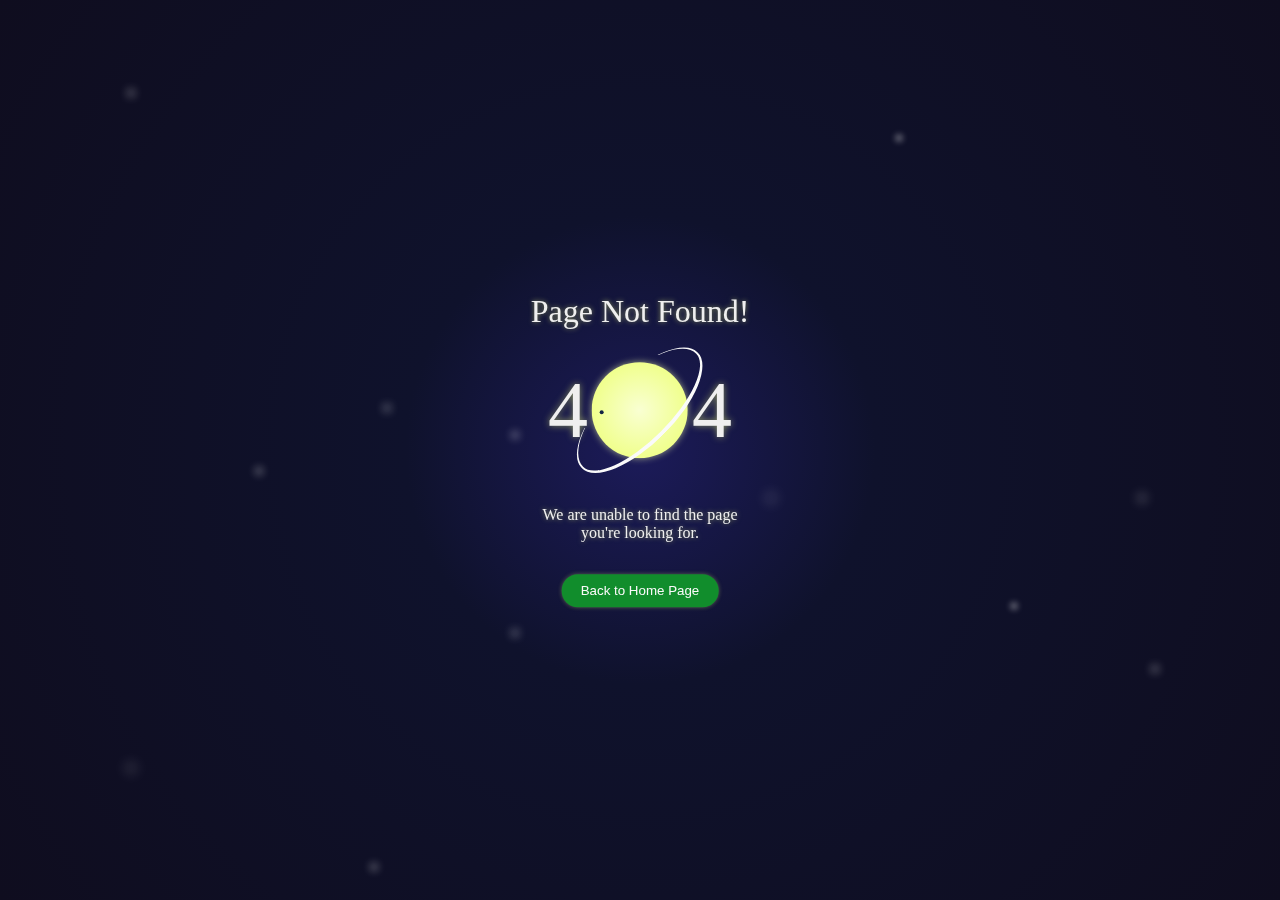
<file: 404-error-page-master/index.html>
<!DOCTYPE html>
<html lang="en">
<head>
    <meta charset="UTF-8">
    <meta name="viewport" content="width=device-width, initial-scale=1.0">
    <meta http-equiv="X-UA-Compatible" content="ie=edge">
    <link rel="stylesheet" href="res/style.main.css">
    <title>Awesome 404 Error Page Design - Vikas Kukreti</title>
    <meta name="keywords" content="404, error, 404 error, 404 error page design, design, html, css, Vikas, Vikas kukreti" />
	<meta name="description" content="Awesome 404 error page design for 404 errors including cool looks and animations with HTML and CSS only. Developed with love ❤ by Vikas Kukreti" />
	
</head>
<body>
    
    <div id="particles" class="particles">
        <span></span>
        <span></span>
        <span></span>
        <span></span>
        <span></span>
        <span></span>
        <span></span>
        <span></span>
        <span></span>
        <span></span>
        <span></span>
        <span></span>
    </div>

    <main>
        <section>
            <h1>Page Not Found!</h1>
            <div>
                <span>4</span>
                <span class="circle">0</span>
                <span>4</span>
            </div>
            <p>We are unable to find the page<br>you're looking for.</p>
            <div>
                <button>Back to Home Page</button>
            </div>
        </section>
    </main>

</body>
</html>
</file>
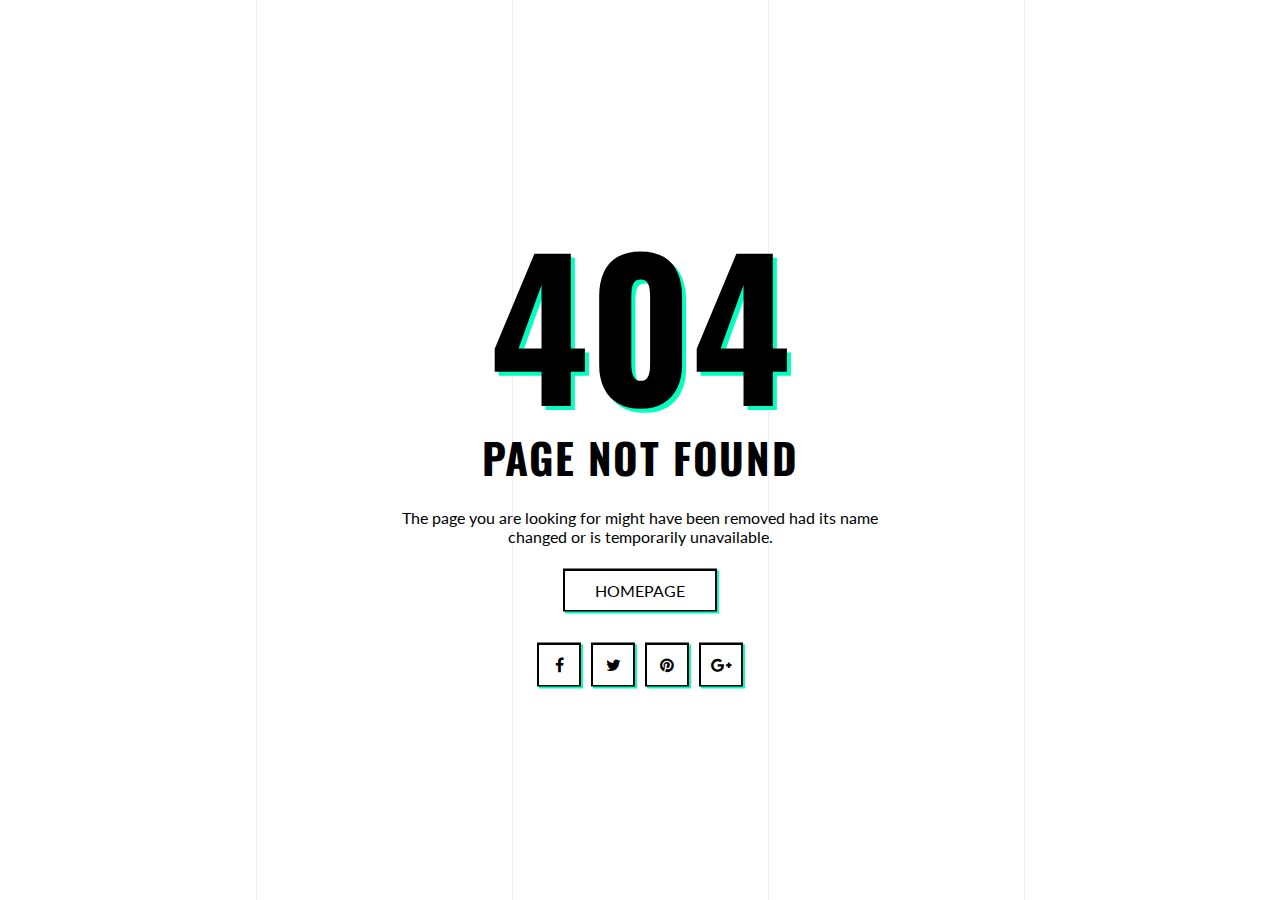
<file: colorlib-error-404-15/index.html>
<!DOCTYPE html>
<html lang="en">

<head>
	<meta charset="utf-8">
	<meta http-equiv="X-UA-Compatible" content="IE=edge">
	<meta name="viewport" content="width=device-width, initial-scale=1">
	<!-- The above 3 meta tags *must* come first in the head; any other head content must come *after* these tags -->

	<title>404 HTML Template by Colorlib</title>

	<!-- Google font -->
	<link href="https://fonts.googleapis.com/css?family=Oswald:700" rel="stylesheet">
	<link href="https://fonts.googleapis.com/css?family=Lato:400" rel="stylesheet">

	<!-- Font Awesome Icon -->
	<link type="text/css" rel="stylesheet" href="css/font-awesome.min.css" />

	<!-- Custom stlylesheet -->
	<link type="text/css" rel="stylesheet" href="css/style.css" />

	<!-- HTML5 shim and Respond.js for IE8 support of HTML5 elements and media queries -->
	<!-- WARNING: Respond.js doesn't work if you view the page via file:// -->
	<!--[if lt IE 9]>
		  <script src="https://oss.maxcdn.com/html5shiv/3.7.3/html5shiv.min.js"></script>
		  <script src="https://oss.maxcdn.com/respond/1.4.2/respond.min.js"></script>
		<![endif]-->

</head>

<body>

	<div id="notfound">
		<div class="notfound-bg">
			<div></div>
			<div></div>
			<div></div>
			<div></div>
		</div>
		<div class="notfound">
			<div class="notfound-404">
				<h1>404</h1>
			</div>
			<h2>Page Not Found</h2>
			<p>The page you are looking for might have been removed had its name changed or is temporarily unavailable.</p>
			<a href="#">Homepage</a>
			<div class="notfound-social">
				<a href="#"><i class="fa fa-facebook"></i></a>
				<a href="#"><i class="fa fa-twitter"></i></a>
				<a href="#"><i class="fa fa-pinterest"></i></a>
				<a href="#"><i class="fa fa-google-plus"></i></a>
			</div>
		</div>
	</div>

</body><!-- This templates was made by Colorlib (https://colorlib.com) -->

</html>
</file>
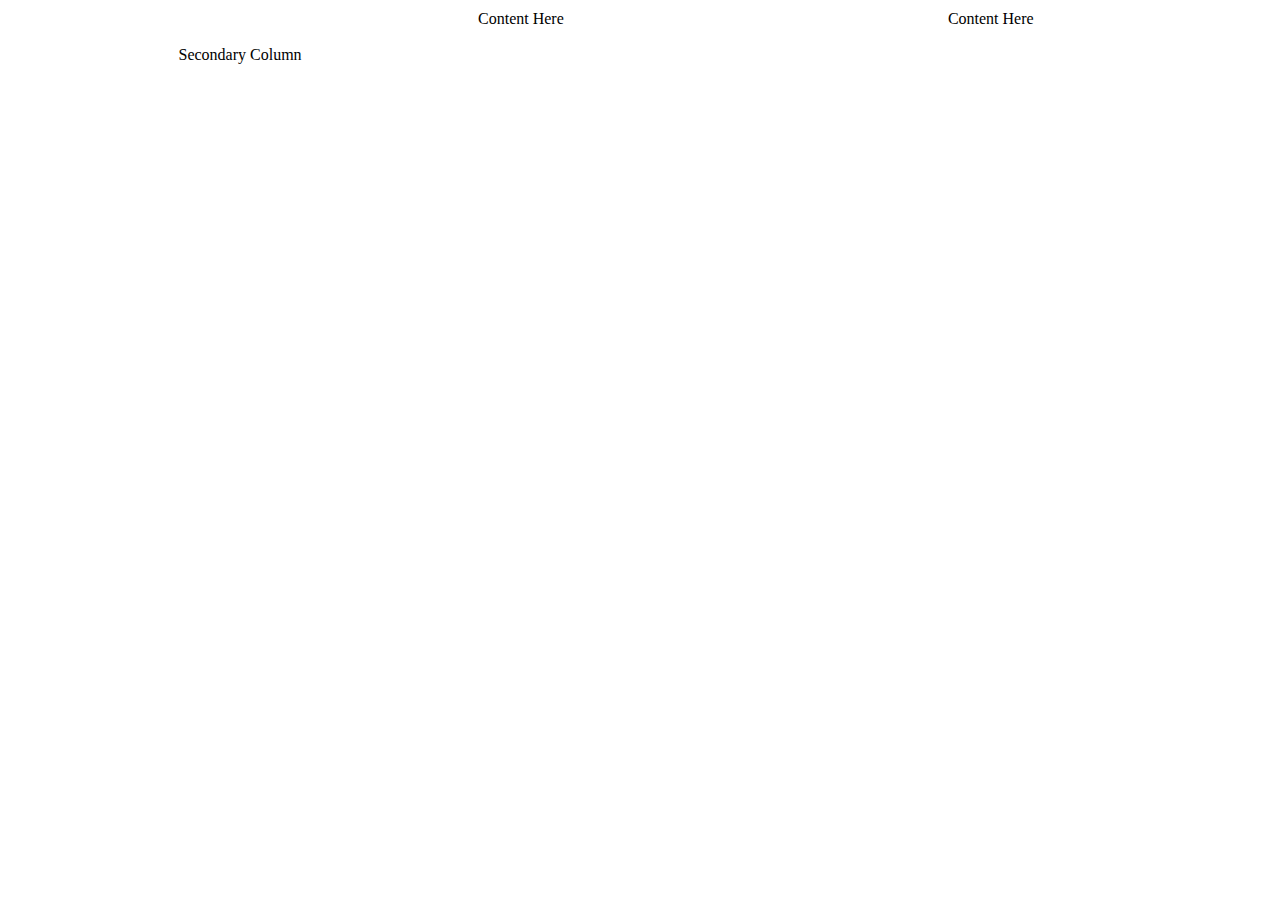
<file: layout49/index.html>
<!DOCTYPE HTML PUBLIC "-//W3C//DTD HTML 4.01//EN" "http://www.w3.org/TR/html4/strict.dtd">
<html>
<head>
<title>Full Secondary Column, 3/4 x 1/4 Main Column.</title>
<meta http-equiv="Content-Type" content="text/html; charset=iso-8859-1" >
<link rel="stylesheet" type="text/css" href="styles.css" >
</head>
<body>
<div id="doc" class="yui-t7">
  <div id="bd">
    <div id="yui-main">
      <div class="yui-b">
        <div class="yui-ge">
          <div class="yui-u first">
            <div class="content">Content Here</div>
          </div>
          <div class="yui-u">
            <div class="content">Content Here</div>
          </div>
        </div>
      </div>
    </div>
    <div class="yui-b">
      <div id="secondary">Secondary Column</div>
    </div>
  </div>
</div>
</body>
</html>
</file>
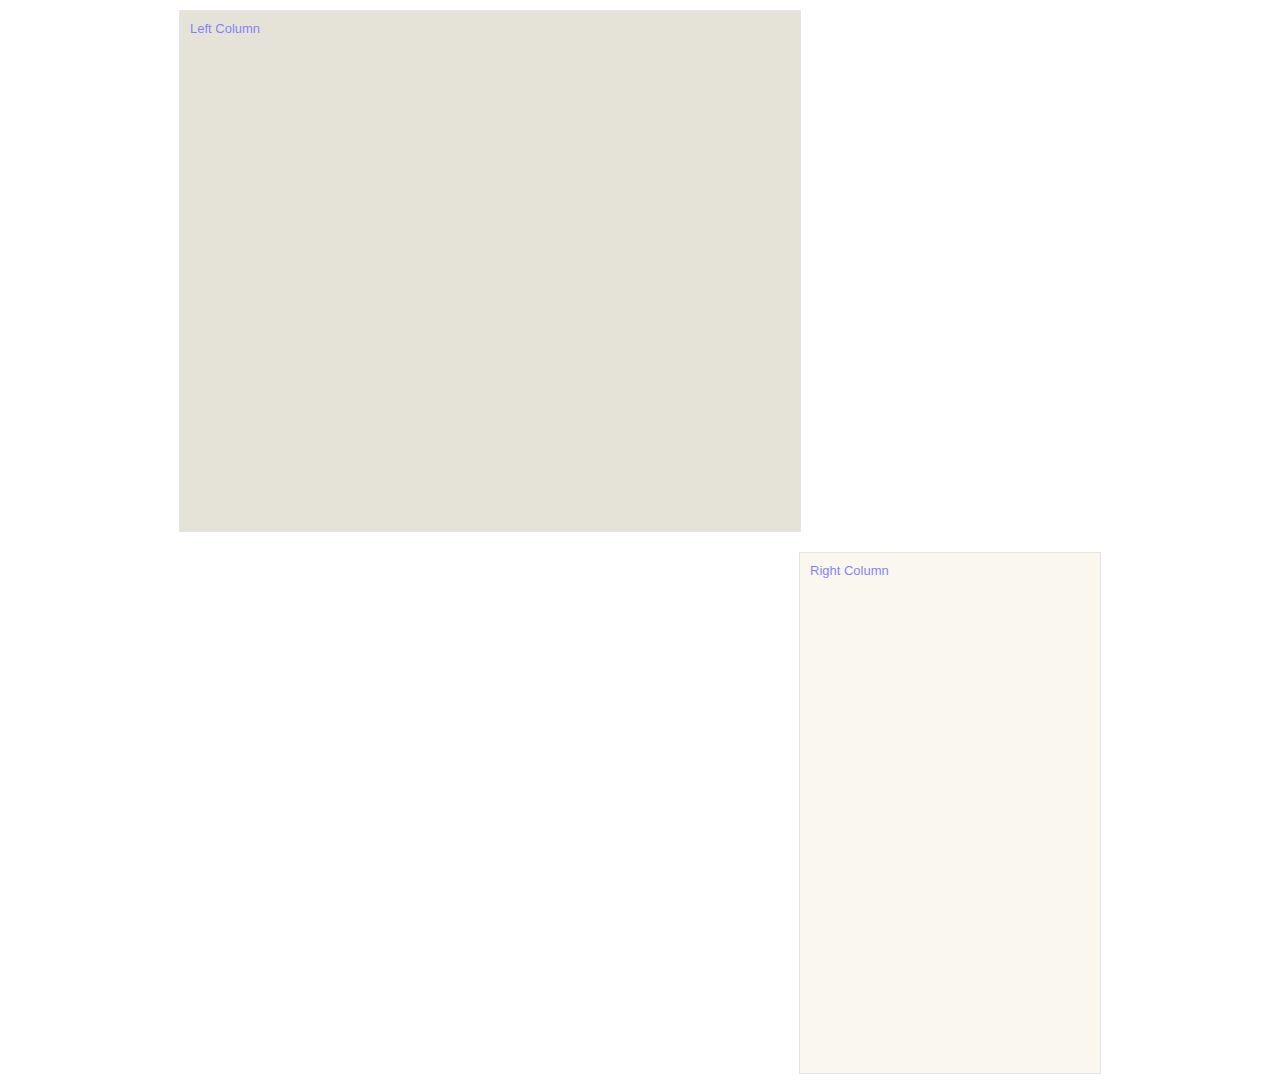
<file: NewFolder1/index.html>
<!DOCTYPE html PUBLIC "-//W3C//DTD XHTML 1.0 Strict//EN" "http://www.w3.org/TR/xhtml1/DTD/xhtml1-strict.dtd">
<html xmlns="http://www.w3.org/1999/xhtml">
<head>
<title>Free Css Layout 104</title>
<meta http-equiv="Content-Type" content="text/html; charset=iso-8859-1" />
<link rel="stylesheet" type="text/css" href="styles.css" />
</head>
<body>
<!-- Begin Wrapper -->
<div id="wrapper">
  <!-- Begin Left Column -->
  <div id="leftcolumn"> Left Column </div>
  <!-- End Left Column -->
  <!-- Begin Right Column -->
  <div id="rightcolumn"> Right Column </div>
  <!-- End Right Column -->
 </div>
<!-- End Wrapper -->
</body>
</html>
</file>
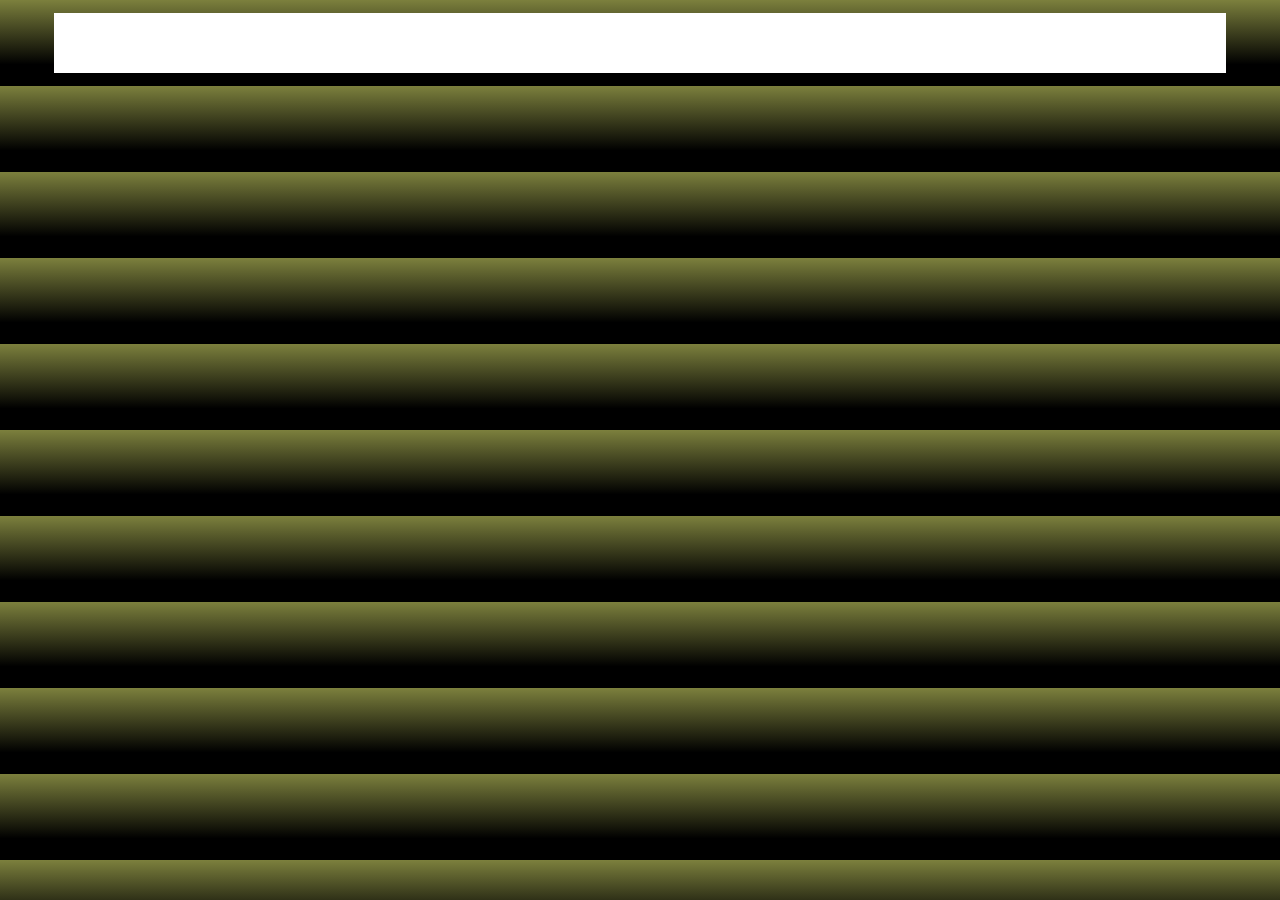
<file: NewFolder2/index.html>
<!DOCTYPE html>
<html lang="en">
<head>
    <meta charset="utf-8">
    <meta http-equiv="X-UA-Compatible" content="IE=edge">
    <meta name="viewport" content="width=device-width, initial-scale=1">
    <meta name="Description" lang="en" content="open source x/html and css templates">
    <meta name="author" content="mlp design">
    <meta name="robots" content="index, follow">
    <link rel="stylesheet" href="styles.css">
</head>
<body>
    <div id="wrapper">
        <div id="body">
            <div id="container">
                <div id="content">
                    <div class="item">
                       
                    </div>
                </div>

            </div>
        </div>
    </div>
</body>
</html>
</file>
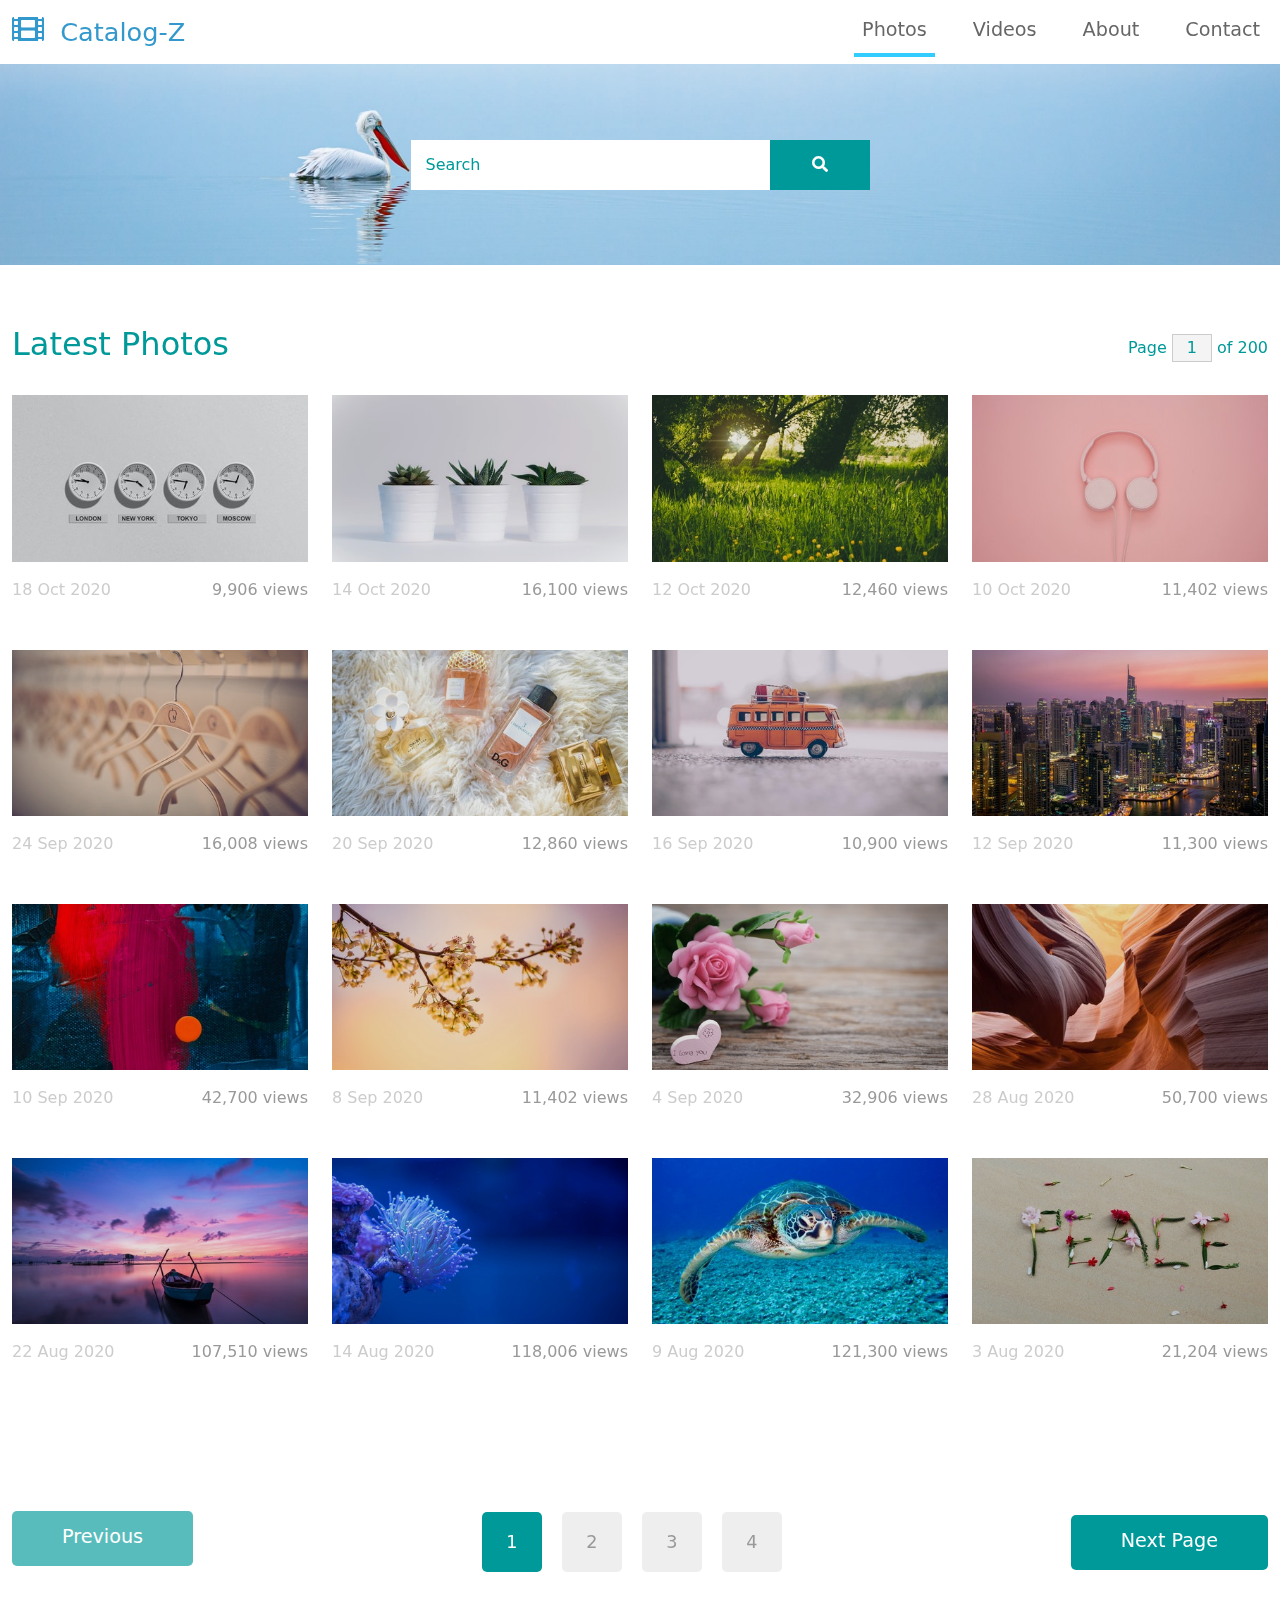
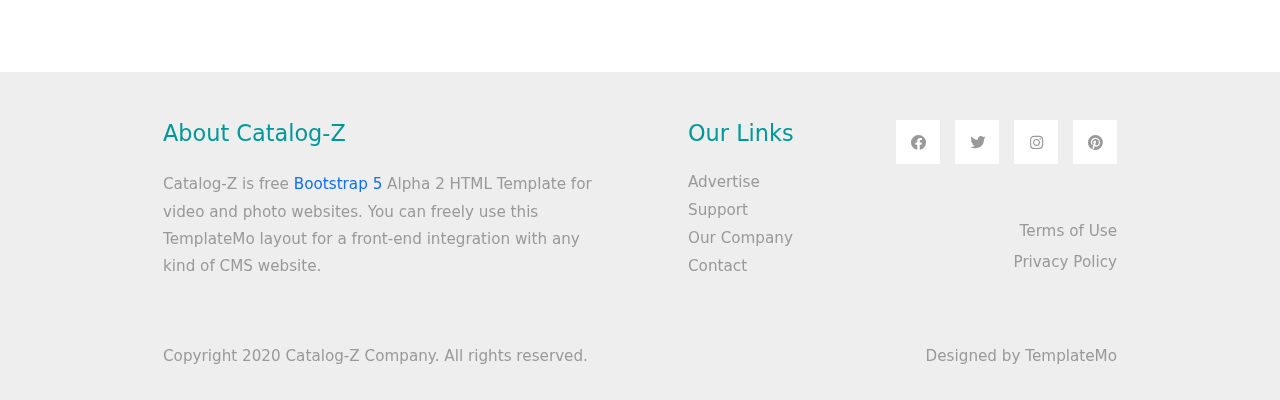
<file: templatemo_556_catalog_z/index.html>
<!DOCTYPE html>
<html lang="en">
<head>
    <meta charset="UTF-8">
    <meta name="viewport" content="width=device-width, initial-scale=1.0">
    <title>Catalog-Z Bootstrap 5.0 HTML Template</title>
    <link rel="stylesheet" href="css/bootstrap.min.css">
    <link rel="stylesheet" href="fontawesome/css/all.min.css">
    <link rel="stylesheet" href="css/templatemo-style.css">
<!--
    
TemplateMo 556 Catalog-Z

https://templatemo.com/tm-556-catalog-z

-->
</head>
<body>
    <!-- Page Loader -->
    <div id="loader-wrapper">
        <div id="loader"></div>

        <div class="loader-section section-left"></div>
        <div class="loader-section section-right"></div>

    </div>
    <nav class="navbar navbar-expand-lg">
        <div class="container-fluid">
            <a class="navbar-brand" href="#">
                <i class="fas fa-film mr-2"></i>
                Catalog-Z
            </a>
            <button class="navbar-toggler" type="button" data-toggle="collapse" data-target="#navbarSupportedContent" aria-controls="navbarSupportedContent" aria-expanded="false" aria-label="Toggle navigation">
                <i class="fas fa-bars"></i>
            </button>
            <div class="collapse navbar-collapse" id="navbarSupportedContent">
            <ul class="navbar-nav ml-auto mb-2 mb-lg-0">
                <li class="nav-item">
                    <a class="nav-link nav-link-1 active" aria-current="page" href="index.html">Photos</a>
                </li>
                <li class="nav-item">
                    <a class="nav-link nav-link-2" href="videos.html">Videos</a>
                </li>
                <li class="nav-item">
                    <a class="nav-link nav-link-3" href="about.html">About</a>
                </li>
                <li class="nav-item">
                    <a class="nav-link nav-link-4" href="contact.html">Contact</a>
                </li>
            </ul>
            </div>
        </div>
    </nav>

    <div class="tm-hero d-flex justify-content-center align-items-center" data-parallax="scroll" data-image-src="img/hero.jpg">
        <form class="d-flex tm-search-form">
            <input class="form-control tm-search-input" type="search" placeholder="Search" aria-label="Search">
            <button class="btn btn-outline-success tm-search-btn" type="submit">
                <i class="fas fa-search"></i>
            </button>
        </form>
    </div>

    <div class="container-fluid tm-container-content tm-mt-60">
        <div class="row mb-4">
            <h2 class="col-6 tm-text-primary">
                Latest Photos
            </h2>
            <div class="col-6 d-flex justify-content-end align-items-center">
                <form action="" class="tm-text-primary">
                    Page <input type="text" value="1" size="1" class="tm-input-paging tm-text-primary"> of 200
                </form>
            </div>
        </div>
        <div class="row tm-mb-90 tm-gallery">
        	<div class="col-xl-3 col-lg-4 col-md-6 col-sm-6 col-12 mb-5">
                <figure class="effect-ming tm-video-item">
                    <img src="img/img-03.jpg" alt="Image" class="img-fluid">
                    <figcaption class="d-flex align-items-center justify-content-center">
                        <h2>Clocks</h2>
                        <a href="photo-detail.html">View more</a>
                    </figcaption>                    
                </figure>
                <div class="d-flex justify-content-between tm-text-gray">
                    <span class="tm-text-gray-light">18 Oct 2020</span>
                    <span>9,906 views</span>
                </div>
            </div>
            <div class="col-xl-3 col-lg-4 col-md-6 col-sm-6 col-12 mb-5">
                <figure class="effect-ming tm-video-item">
                    <img src="img/img-04.jpg" alt="Image" class="img-fluid">
                    <figcaption class="d-flex align-items-center justify-content-center">
                        <h2>Plants</h2>
                        <a href="photo-detail.html">View more</a>
                    </figcaption>                    
                </figure>
                <div class="d-flex justify-content-between tm-text-gray">
                    <span class="tm-text-gray-light">14 Oct 2020</span>
                    <span>16,100 views</span>
                </div>
            </div>
            <div class="col-xl-3 col-lg-4 col-md-6 col-sm-6 col-12 mb-5">
                <figure class="effect-ming tm-video-item">
                    <img src="img/img-05.jpg" alt="Image" class="img-fluid">
                    <figcaption class="d-flex align-items-center justify-content-center">
                        <h2>Morning</h2>
                        <a href="photo-detail.html">View more</a>
                    </figcaption>                    
                </figure>
                <div class="d-flex justify-content-between tm-text-gray">
                    <span class="tm-text-gray-light">12 Oct 2020</span>
                    <span>12,460 views</span>
                </div>
            </div>
            <div class="col-xl-3 col-lg-4 col-md-6 col-sm-6 col-12 mb-5">
                <figure class="effect-ming tm-video-item">
                    <img src="img/img-06.jpg" alt="Image" class="img-fluid">
                    <figcaption class="d-flex align-items-center justify-content-center">
                        <h2>Pinky</h2>
                        <a href="photo-detail.html">View more</a>
                    </figcaption>                    
                </figure>
                <div class="d-flex justify-content-between tm-text-gray">
                    <span class="tm-text-gray-light">10 Oct 2020</span>
                    <span>11,402 views</span>
                </div>
            </div>
            
            <div class="col-xl-3 col-lg-4 col-md-6 col-sm-6 col-12 mb-5">
                <figure class="effect-ming tm-video-item">
                    <img src="img/img-01.jpg" alt="Image" class="img-fluid">
                    <figcaption class="d-flex align-items-center justify-content-center">
                        <h2>Hangers</h2>
                        <a href="photo-detail.html">View more</a>
                    </figcaption>                    
                </figure>
                <div class="d-flex justify-content-between tm-text-gray">
                    <span class="tm-text-gray-light">24 Sep 2020</span>
                    <span>16,008 views</span>
                </div>
            </div>
            <div class="col-xl-3 col-lg-4 col-md-6 col-sm-6 col-12 mb-5">
                <figure class="effect-ming tm-video-item">
                    <img src="img/img-02.jpg" alt="Image" class="img-fluid">
                    <figcaption class="d-flex align-items-center justify-content-center">
                        <h2>Perfumes</h2>
                        <a href="photo-detail.html">View more</a>
                    </figcaption>                    
                </figure>
                <div class="d-flex justify-content-between tm-text-gray">
                    <span class="tm-text-gray-light">20 Sep 2020</span>
                    <span>12,860 views</span>
                </div>
            </div>
            <div class="col-xl-3 col-lg-4 col-md-6 col-sm-6 col-12 mb-5">
                <figure class="effect-ming tm-video-item">
                    <img src="img/img-07.jpg" alt="Image" class="img-fluid">
                    <figcaption class="d-flex align-items-center justify-content-center">
                        <h2>Bus</h2>
                        <a href="photo-detail.html">View more</a>
                    </figcaption>                    
                </figure>
                <div class="d-flex justify-content-between tm-text-gray">
                    <span class="tm-text-gray-light">16 Sep 2020</span>
                    <span>10,900 views</span>
                </div>
            </div>
            <div class="col-xl-3 col-lg-4 col-md-6 col-sm-6 col-12 mb-5">
                <figure class="effect-ming tm-video-item">
                    <img src="img/img-08.jpg" alt="Image" class="img-fluid">
                    <figcaption class="d-flex align-items-center justify-content-center">
                        <h2>New York</h2>
                        <a href="photo-detail.html">View more</a>
                    </figcaption>                    
                </figure>
                <div class="d-flex justify-content-between tm-text-gray">
                    <span class="tm-text-gray-light">12 Sep 2020</span>
                    <span>11,300 views</span>
                </div>
            </div>
            <div class="col-xl-3 col-lg-4 col-md-6 col-sm-6 col-12 mb-5">
                <figure class="effect-ming tm-video-item">
                    <img src="img/img-09.jpg" alt="Image" class="img-fluid">
                    <figcaption class="d-flex align-items-center justify-content-center">
                        <h2>Abstract</h2>
                        <a href="photo-detail.html">View more</a>
                    </figcaption>                    
                </figure>
                <div class="d-flex justify-content-between tm-text-gray">
                    <span class="tm-text-gray-light">10 Sep 2020</span>
                    <span>42,700 views</span>
                </div>
            </div>
            <div class="col-xl-3 col-lg-4 col-md-6 col-sm-6 col-12 mb-5">
                <figure class="effect-ming tm-video-item">
                    <img src="img/img-10.jpg" alt="Image" class="img-fluid">
                    <figcaption class="d-flex align-items-center justify-content-center">
                        <h2>Flowers</h2>
                        <a href="photo-detail.html">View more</a>
                    </figcaption>                    
                </figure>
                <div class="d-flex justify-content-between tm-text-gray">
                    <span class="tm-text-gray-light">8 Sep 2020</span>
                    <span>11,402 views</span>
                </div>
            </div>
            <div class="col-xl-3 col-lg-4 col-md-6 col-sm-6 col-12 mb-5">
                <figure class="effect-ming tm-video-item">
                    <img src="img/img-11.jpg" alt="Image" class="img-fluid">
                    <figcaption class="d-flex align-items-center justify-content-center">
                        <h2>Rosy</h2>
                        <a href="photo-detail.html">View more</a>
                    </figcaption>                    
                </figure>
                <div class="d-flex justify-content-between tm-text-gray">
                    <span class="tm-text-gray-light">4 Sep 2020</span>
                    <span>32,906 views</span>
                </div>
            </div>
            <div class="col-xl-3 col-lg-4 col-md-6 col-sm-6 col-12 mb-5">
                <figure class="effect-ming tm-video-item">
                    <img src="img/img-12.jpg" alt="Image" class="img-fluid">
                    <figcaption class="d-flex align-items-center justify-content-center">
                        <h2>Rocki</h2>
                        <a href="photo-detail.html">View more</a>
                    </figcaption>                    
                </figure>
                <div class="d-flex justify-content-between tm-text-gray">
                    <span class="tm-text-gray-light">28 Aug 2020</span>
                    <span>50,700 views</span>
                </div>
            </div>
            <div class="col-xl-3 col-lg-4 col-md-6 col-sm-6 col-12 mb-5">
                <figure class="effect-ming tm-video-item">
                    <img src="img/img-13.jpg" alt="Image" class="img-fluid">
                    <figcaption class="d-flex align-items-center justify-content-center">
                        <h2>Purple</h2>
                        <a href="photo-detail.html">View more</a>
                    </figcaption>                    
                </figure>
                <div class="d-flex justify-content-between tm-text-gray">
                    <span class="tm-text-gray-light">22 Aug 2020</span>
                    <span>107,510 views</span>
                </div>
            </div>
            <div class="col-xl-3 col-lg-4 col-md-6 col-sm-6 col-12 mb-5">
                <figure class="effect-ming tm-video-item">
                    <img src="img/img-14.jpg" alt="Image" class="img-fluid">
                    <figcaption class="d-flex align-items-center justify-content-center">
                        <h2>Sea</h2>
                        <a href="photo-detail.html">View more</a>
                    </figcaption>                    
                </figure>
                <div class="d-flex justify-content-between tm-text-gray">
                    <span class="tm-text-gray-light">14 Aug 2020</span>
                    <span>118,006 views</span>
                </div>
            </div>
            <div class="col-xl-3 col-lg-4 col-md-6 col-sm-6 col-12 mb-5">
                <figure class="effect-ming tm-video-item">
                    <img src="img/img-15.jpg" alt="Image" class="img-fluid">
                    <figcaption class="d-flex align-items-center justify-content-center">
                        <h2>Turtle</h2>
                        <a href="photo-detail.html">View more</a>
                    </figcaption>                    
                </figure>
                <div class="d-flex justify-content-between tm-text-gray">
                    <span class="tm-text-gray-light">9 Aug 2020</span>
                    <span>121,300 views</span>
                </div>
            </div>
            <div class="col-xl-3 col-lg-4 col-md-6 col-sm-6 col-12 mb-5">
                <figure class="effect-ming tm-video-item">
                    <img src="img/img-16.jpg" alt="Image" class="img-fluid">
                    <figcaption class="d-flex align-items-center justify-content-center">
                        <h2>Peace</h2>
                        <a href="photo-detail.html">View more</a>
                    </figcaption>                    
                </figure>
                <div class="d-flex justify-content-between tm-text-gray">
                    <span class="tm-text-gray-light">3 Aug 2020</span>
                    <span>21,204 views</span>
                </div>
            </div>         
        </div> <!-- row -->
        <div class="row tm-mb-90">
            <div class="col-12 d-flex justify-content-between align-items-center tm-paging-col">
                <a href="javascript:void(0);" class="btn btn-primary tm-btn-prev mb-2 disabled">Previous</a>
                <div class="tm-paging d-flex">
                    <a href="javascript:void(0);" class="active tm-paging-link">1</a>
                    <a href="javascript:void(0);" class="tm-paging-link">2</a>
                    <a href="javascript:void(0);" class="tm-paging-link">3</a>
                    <a href="javascript:void(0);" class="tm-paging-link">4</a>
                </div>
                <a href="javascript:void(0);" class="btn btn-primary tm-btn-next">Next Page</a>
            </div>            
        </div>
    </div> <!-- container-fluid, tm-container-content -->

    <footer class="tm-bg-gray pt-5 pb-3 tm-text-gray tm-footer">
        <div class="container-fluid tm-container-small">
            <div class="row">
                <div class="col-lg-6 col-md-12 col-12 px-5 mb-5">
                    <h3 class="tm-text-primary mb-4 tm-footer-title">About Catalog-Z</h3>
                    <p>Catalog-Z is free <a rel="sponsored" href="https://v5.getbootstrap.com/">Bootstrap 5</a> Alpha 2 HTML Template for video and photo websites. You can freely use this TemplateMo layout for a front-end integration with any kind of CMS website.</p>
                </div>
                <div class="col-lg-3 col-md-6 col-sm-6 col-12 px-5 mb-5">
                    <h3 class="tm-text-primary mb-4 tm-footer-title">Our Links</h3>
                    <ul class="tm-footer-links pl-0">
                        <li><a href="#">Advertise</a></li>
                        <li><a href="#">Support</a></li>
                        <li><a href="#">Our Company</a></li>
                        <li><a href="#">Contact</a></li>
                    </ul>
                </div>
                <div class="col-lg-3 col-md-6 col-sm-6 col-12 px-5 mb-5">
                    <ul class="tm-social-links d-flex justify-content-end pl-0 mb-5">
                        <li class="mb-2"><a href="https://facebook.com"><i class="fab fa-facebook"></i></a></li>
                        <li class="mb-2"><a href="https://twitter.com"><i class="fab fa-twitter"></i></a></li>
                        <li class="mb-2"><a href="https://instagram.com"><i class="fab fa-instagram"></i></a></li>
                        <li class="mb-2"><a href="https://pinterest.com"><i class="fab fa-pinterest"></i></a></li>
                    </ul>
                    <a href="#" class="tm-text-gray text-right d-block mb-2">Terms of Use</a>
                    <a href="#" class="tm-text-gray text-right d-block">Privacy Policy</a>
                </div>
            </div>
            <div class="row">
                <div class="col-lg-8 col-md-7 col-12 px-5 mb-3">
                    Copyright 2020 Catalog-Z Company. All rights reserved.
                </div>
                <div class="col-lg-4 col-md-5 col-12 px-5 text-right">
                    Designed by <a href="https://templatemo.com" class="tm-text-gray" rel="sponsored" target="_parent">TemplateMo</a>
                </div>
            </div>
        </div>
    </footer>
    
    <script src="js/plugins.js"></script>
    <script>
        $(window).on("load", function() {
            $('body').addClass('loaded');
        });
    </script>
</body>
</html>
</file>
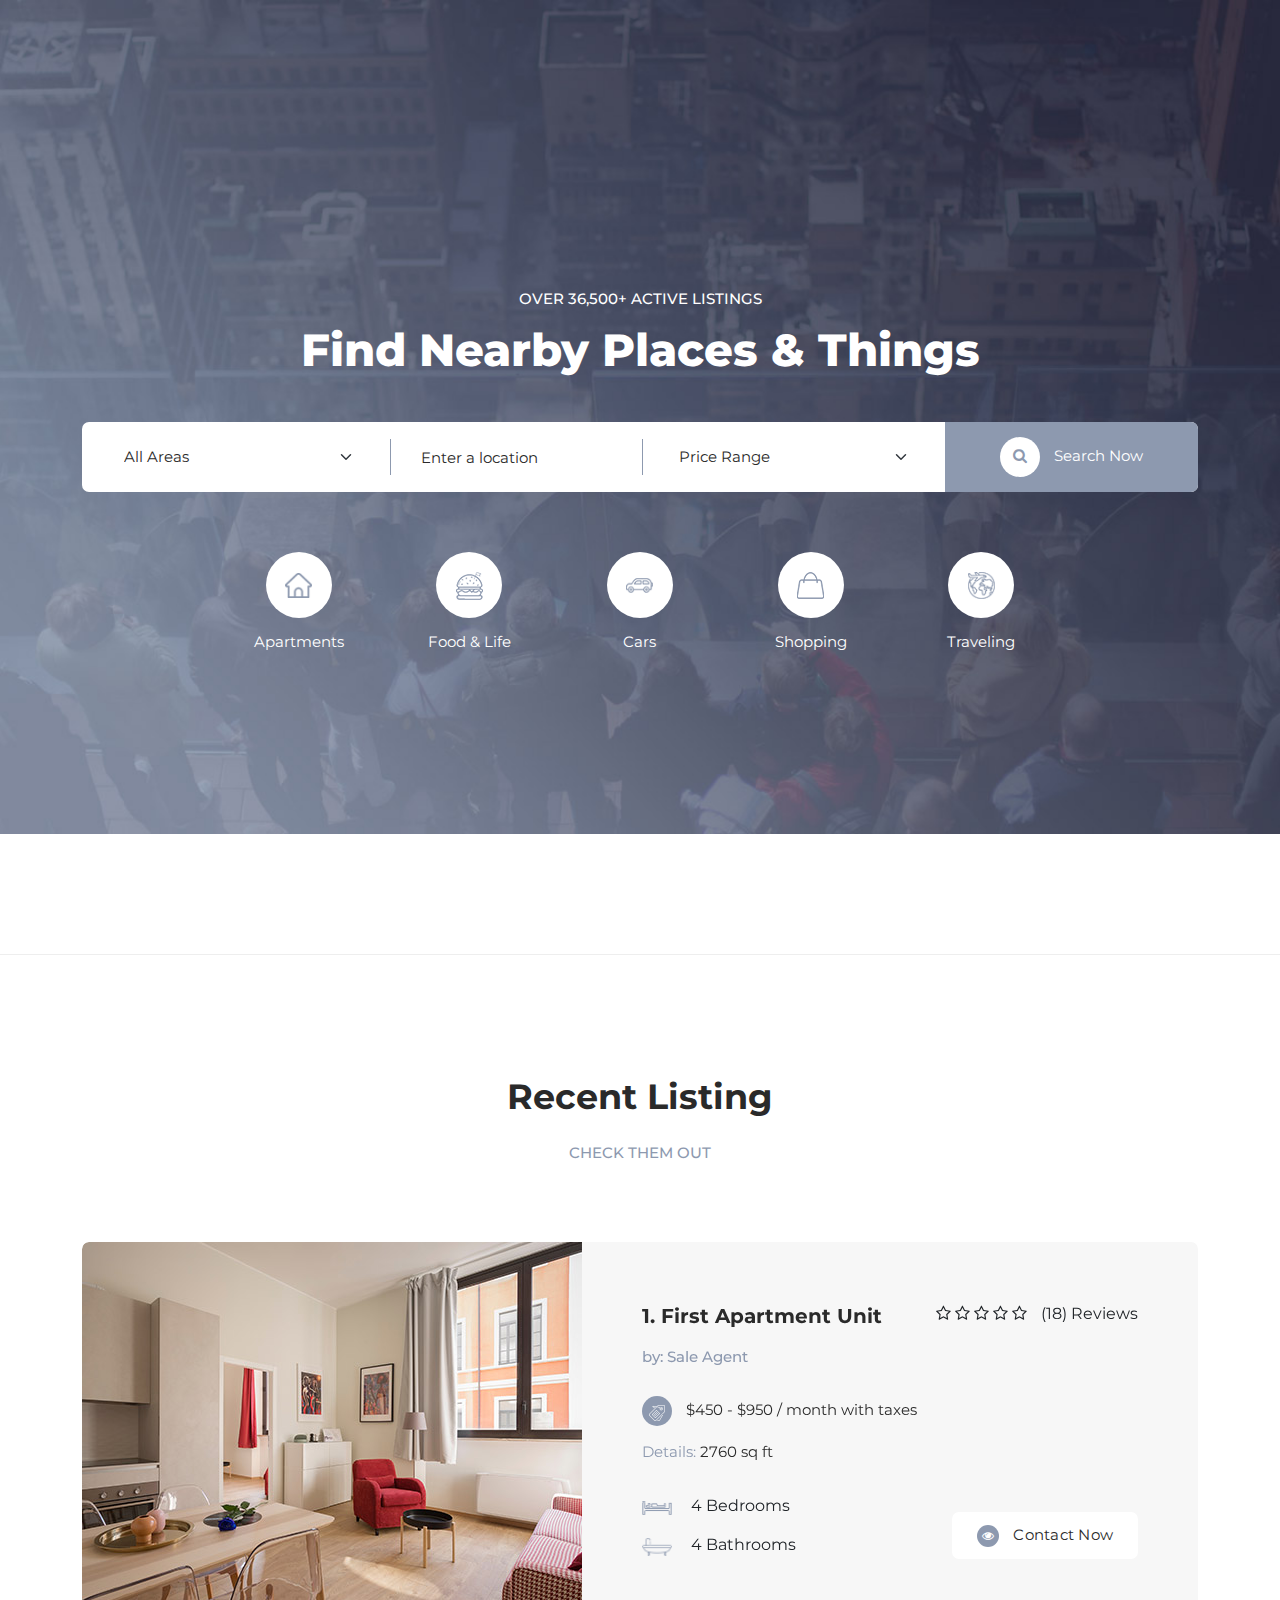
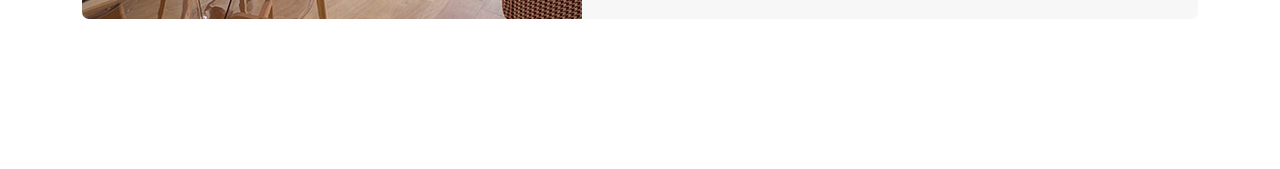
<file: templatemo_564_plot_listing/index.html>
<!DOCTYPE html>
<html lang="en">

  <head>

    <meta charset="UTF-8">
    <meta name="viewport" content="width=device-width, initial-scale=1, shrink-to-fit=no">
    <meta name="description" content="">
    <meta name="author" content="">
    <link rel="preconnect" href="https://fonts.gstatic.com">
    <link href="https://fonts.googleapis.com/css2?family=Montserrat:wght@100;200;300;400;500;600;700;800;900&display=swap" rel="stylesheet">

    <title>Plot Listing HTML5 Website Template</title>

    <!-- Bootstrap core CSS -->
    <link href="vendor/bootstrap/css/bootstrap.min.css" rel="stylesheet">

    <!-- Additional CSS Files -->
    <link rel="stylesheet" href="assets/css/fontawesome.css">
    <link rel="stylesheet" href="assets/css/templatemo-plot-listing.css">
    <link rel="stylesheet" href="assets/css/animated.css">
    <link rel="stylesheet" href="assets/css/owl.css">
<!--

TemplateMo 564 Plot Listing

https://templatemo.com/tm-564-plot-listing

-->
  </head>

<body>

  <!-- ***** Preloader Start ***** -->
  <div id="js-preloader" class="js-preloader">
    <div class="preloader-inner">
      <span class="dot"></span>
      <div class="dots">
        <span></span>
        <span></span>
        <span></span>
      </div>
    </div>
  </div>
  <!-- ***** Preloader End ***** -->

  <!-- ***** Header Area Start ***** -->
  
  <!-- ***** Header Area End ***** -->

  <div class="main-banner">
    <div class="container">
      <div class="row">
        <div class="col-lg-12">
          <div class="top-text header-text">
            <h6>Over 36,500+ Active Listings</h6>
            <h2>Find Nearby Places &amp; Things</h2>
          </div>
        </div>
        <div class="col-lg-12">
          <form id="search-form" name="gs" method="submit" role="search" action="#">
            <div class="row">
              <div class="col-lg-3 align-self-center">
                  <fieldset>
                      <select name="area" class="form-select" aria-label="Area" id="chooseCategory" onchange="this.form.click()">
                          <option selected>All Areas</option>
                          <option value="New Village">New Village</option>
                          <option value="Old Town">Old Town</option>
                          <option value="Modern City">Modern City</option>
                      </select>
                  </fieldset>
              </div>
              <div class="col-lg-3 align-self-center">
                  <fieldset>
                      <input type="address" name="address" class="searchText" placeholder="Enter a location" autocomplete="on" required>
                  </fieldset>
              </div>
              <div class="col-lg-3 align-self-center">
                  <fieldset>
                      <select name="price" class="form-select" aria-label="Default select example" id="chooseCategory" onchange="this.form.click()">
                          <option selected>Price Range</option>
                          <option value="$100 - $250">$100 - $250</option>
                          <option value="$250 - $500">$250 - $500</option>
                          <option value="$500 - $1000">$500 - $1,000</option>
                          <option value="$1000+">$1,000 or more</option>
                      </select>
                  </fieldset>
              </div>
              <div class="col-lg-3">                        
                  <fieldset>
                      <button class="main-button"><i class="fa fa-search"></i> Search Now</button>
                  </fieldset>
              </div>
            </div>
          </form>
        </div>
        <div class="col-lg-10 offset-lg-1">
          <ul class="categories">
            <li><a href="category.html"><span class="icon"><img src="assets/images/search-icon-01.png" alt="Home"></span> Apartments</a></li>
            <li><a href="listing.html"><span class="icon"><img src="assets/images/search-icon-02.png" alt="Food"></span> Food &amp; Life</a></li>
            <li><a href="#"><span class="icon"><img src="assets/images/search-icon-03.png" alt="Vehicle"></span> Cars</a></li>
            <li><a href="#"><span class="icon"><img src="assets/images/search-icon-04.png" alt="Shopping"></span> Shopping</a></li>
            <li><a href="#"><span class="icon"><img src="assets/images/search-icon-05.png" alt="Travel"></span> Traveling</a></li>
          </ul>
        </div>
      </div>
    </div>
  </div>
  <div class="recent-listing">
    <div class="container">
      <div class="row">
        <div class="col-lg-12">
          <div class="section-heading">
            <h2>Recent Listing</h2>
            <h6>Check Them Out</h6>
          </div>
        </div>
        <div class="col-lg-12">
          <div class="owl-carousel owl-listing">
            <div class="item">
              <div class="row">
                <div class="col-lg-12">
                  <div class="listing-item">
                    <div class="left-image">
                      <a href="#"><img src="assets/images/listing-01.jpg" alt=""></a>
                    </div>
                    <div class="right-content align-self-center">
                      <a href="#"><h4>1. First Apartment Unit</h4></a>
                      <h6>by: Sale Agent</h6>
                      <ul class="rate">
                        <li><i class="fa fa-star-o"></i></li>
                        <li><i class="fa fa-star-o"></i></li>
                        <li><i class="fa fa-star-o"></i></li>
                        <li><i class="fa fa-star-o"></i></li>
                        <li><i class="fa fa-star-o"></i></li>
                        <li>(18) Reviews</li>
                      </ul>
                      <span class="price"><div class="icon"><img src="assets/images/listing-icon-01.png" alt=""></div> $450 - $950 / month with taxes</span>
                      <span class="details">Details: <em>2760 sq ft</em></span>
                      <ul class="info">
                        <li><img src="assets/images/listing-icon-02.png" alt=""> 4 Bedrooms</li>
                        <li><img src="assets/images/listing-icon-03.png" alt=""> 4 Bathrooms</li>
                      </ul>
                      <div class="main-white-button">
                        <a href="contact.html"><i class="fa fa-eye"></i> Contact Now</a>
                      </div>
                    </div>
                  </div>
                </div>
              
              </div>
            </div>
          </div>
        </div>
      </div>
    </div>
  </div>
  <script src="vendor/jquery/jquery.min.js"></script>
  <script src="vendor/bootstrap/js/bootstrap.bundle.min.js"></script>
  <script src="assets/js/owl-carousel.js"></script>
  <script src="assets/js/animation.js"></script>
  <script src="assets/js/imagesloaded.js"></script>
  <script src="assets/js/custom.js"></script>

</body>

</html>
</file>
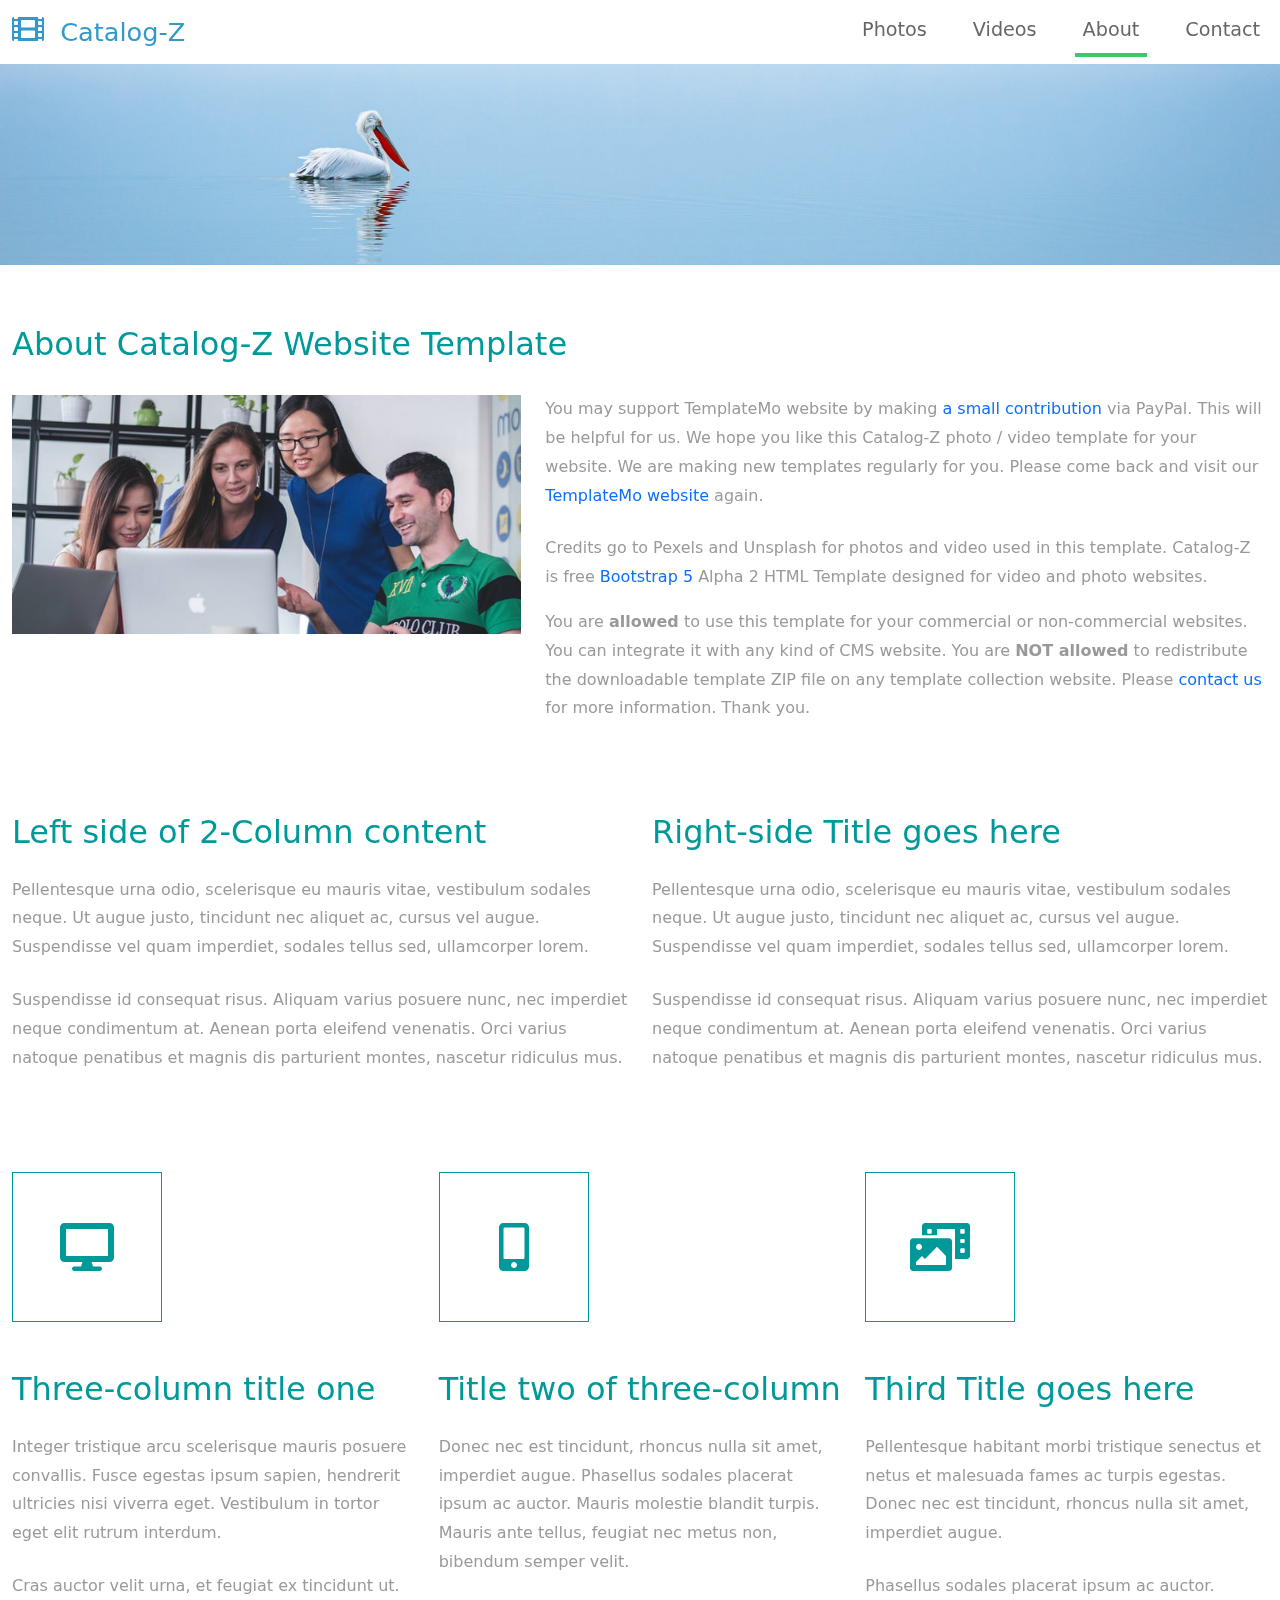
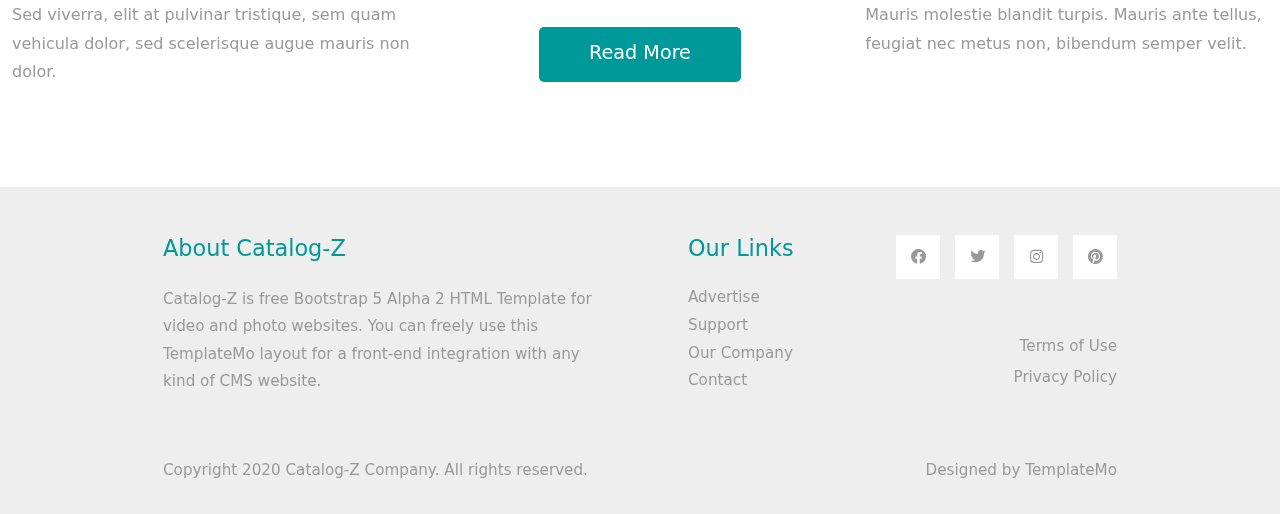
<file: templatemo_556_catalog_z/about.html>
<!DOCTYPE html>
<html lang="en">
<head>
    <meta charset="UTF-8">
    <meta name="viewport" content="width=device-width, initial-scale=1.0">
    <title>Catalog-Z About page</title>
    <link rel="stylesheet" href="css/bootstrap.min.css">
    <link rel="stylesheet" href="fontawesome/css/all.min.css">
    <link rel="stylesheet" href="css/templatemo-style.css">
<!--
    
TemplateMo 556 Catalog-Z

https://templatemo.com/tm-556-catalog-z

-->
</head>
<body>
    <!-- Page Loader -->
    <div id="loader-wrapper">
        <div id="loader"></div>

        <div class="loader-section section-left"></div>
        <div class="loader-section section-right"></div>

    </div>
    <nav class="navbar navbar-expand-lg">
        <div class="container-fluid">
            <a class="navbar-brand" href="index.html">
                <i class="fas fa-film mr-2"></i>
                Catalog-Z
            </a>
            <button class="navbar-toggler" type="button" data-toggle="collapse" data-target="#navbarSupportedContent" aria-controls="navbarSupportedContent" aria-expanded="false" aria-label="Toggle navigation">
                <i class="fas fa-bars"></i>
            </button>
            <div class="collapse navbar-collapse" id="navbarSupportedContent">
            <ul class="navbar-nav ml-auto mb-2 mb-lg-0">
                <li class="nav-item">
                    <a class="nav-link nav-link-1" href="index.html">Photos</a>
                </li>
                <li class="nav-item">
                    <a class="nav-link nav-link-2" href="videos.html">Videos</a>
                </li>
                <li class="nav-item">
                    <a class="nav-link nav-link-3 active" aria-current="page" href="about.html">About</a>
                </li>
                <li class="nav-item">
                    <a class="nav-link nav-link-4" href="contact.html">Contact</a>
                </li>
            </ul>
            </div>
        </div>
    </nav>

    <div class="tm-hero d-flex justify-content-center align-items-center" data-parallax="scroll" data-image-src="img/hero.jpg"></div>

    <div class="container-fluid tm-mt-60">
        <div class="row mb-4">
            <h2 class="col-12 tm-text-primary">
                About Catalog-Z Website Template
            </h2>
        </div>
        <div class="row tm-mb-74 tm-row-1640">            
            <div class="col-lg-5 col-md-6 col-12 mb-3">
                <img src="img/about.jpg" alt="Image" class="img-fluid">
            </div>
            <div class="col-lg-7 col-md-6 col-12">
                <div class="tm-about-img-text">
                    <p class="mb-4">
                  You may support TemplateMo website by making <a href="https://paypal.me/templatemo" target="_parent" rel="sponsored">a small contribution</a> via PayPal. This will be helpful for us. We hope you like this Catalog-Z photo / video template for your website. We are making new templates regularly for you. Please come back and visit our <a rel="sponsored" href="https://templatemo.com" target="_parent">TemplateMo website</a> again. </p>
                    <p>
                        Credits go to Pexels and Unsplash for photos and video used in this template. Catalog-Z is free <a rel="sponsored" href="https://v5.getbootstrap.com/">Bootstrap 5</a> Alpha 2 HTML Template designed for video and photo websites.</p> 
                    <p>You are <b>allowed</b> to use this template for your commercial or non-commercial websites. You can integrate it with any kind of CMS website. You are <b>NOT allowed</b> to redistribute the downloadable template ZIP file on any template collection website. Please <a rel="nofollow" href="https://templatemo.com/contact" target="_parent">contact us</a> for more information. Thank you.</p>
                </div>                
            </div>
        </div>
        <div class="row tm-mb-50">
            <div class="col-md-6 col-12">
                <div class="tm-about-2-col">
                    <h2 class="tm-text-primary mb-4">
                        Left side of 2-Column content
                    </h2>
                    <p class="mb-4">
                        Pellentesque urna odio, scelerisque eu mauris vitae, vestibulum sodales neque. Ut augue justo, tincidunt nec aliquet ac, cursus vel augue. Suspendisse vel quam imperdiet, sodales tellus sed, ullamcorper lorem.
                    </p>
                    <p>
                        Suspendisse id consequat risus. Aliquam varius posuere nunc, nec imperdiet neque condimentum at. Aenean porta eleifend venenatis. Orci varius natoque penatibus et magnis dis parturient montes, nascetur ridiculus mus.
                    </p>
                </div>                
            </div> 
            <div class="col-md-6 col-12">
                <div class="tm-about-2-col">
                    <h2 class="tm-text-primary mb-4">
                        Right-side Title goes here
                    </h2>
                    <p class="mb-4">
                        Pellentesque urna odio, scelerisque eu mauris vitae, vestibulum sodales neque. Ut augue justo, tincidunt nec aliquet ac, cursus vel augue. Suspendisse vel quam imperdiet, sodales tellus sed, ullamcorper lorem.
                    </p>
                    <p>
                        Suspendisse id consequat risus. Aliquam varius posuere nunc, nec imperdiet neque condimentum at. Aenean porta eleifend venenatis. Orci varius natoque penatibus et magnis dis parturient montes, nascetur ridiculus mus.
                    </p>
                </div>                
            </div>     
        </div> <!-- row -->
        <div class="row tm-mb-50">
            <div class="col-md-4 col-12">
                <div class="tm-about-3-col">
                    <div class="tm-about-icon-container mb-5">
                        <i class="fas fa-desktop fa-3x tm-text-primary"></i>
                    </div>                
                    <h2 class="tm-text-primary mb-4">Three-column title one</h2>
                    <p class="mb-4">Integer tristique arcu scelerisque mauris posuere convallis. Fusce egestas ipsum sapien, hendrerit ultricies nisi viverra eget. Vestibulum in tortor eget elit rutrum interdum. </p>
                    <p>Cras auctor velit urna, et feugiat ex tincidunt ut. Sed viverra, elit at pulvinar tristique, sem quam vehicula dolor, sed scelerisque augue mauris non dolor.</p>
                </div>                
            </div>
            <div class="col-md-4 col-12">
                <div class="tm-about-3-col">
                    <div class="tm-about-icon-container mb-5">
                        <i class="fas fa-mobile-alt fa-3x tm-text-primary"></i>
                    </div>                
                    <h2 class="tm-text-primary mb-4">Title two of three-column</h2>
                    <p class="tm-mb-50">Donec nec est tincidunt, rhoncus nulla sit amet, imperdiet augue. Phasellus sodales placerat ipsum ac auctor. Mauris molestie blandit turpis. Mauris ante tellus, feugiat nec metus non, bibendum semper velit.</p>                
                    <div class="text-center">
                        <a href="#" class="btn btn-primary">Read More</a>
                    </div>
                </div>                
            </div>
            <div class="col-md-4 col-12">
                <div class="tm-about-3-col">
                    <div class="tm-about-icon-container mb-5">
                        <i class="fas fa-photo-video fa-3x tm-text-primary"></i>
                    </div>                
                    <h2 class="tm-text-primary mb-4">Third Title goes here</h2>
                    <p class="mb-4">Pellentesque habitant morbi tristique senectus et netus et malesuada fames ac turpis egestas. Donec nec est tincidunt, rhoncus nulla sit amet, imperdiet augue. </p>
                    <p>Phasellus sodales placerat ipsum ac auctor. Mauris molestie blandit turpis. Mauris ante tellus, feugiat nec metus non, bibendum semper velit.</p>
                </div>                
            </div>
        </div>
    </div> <!-- container-fluid, tm-container-content -->

    <footer class="tm-bg-gray pt-5 pb-3 tm-text-gray tm-footer">
        <div class="container-fluid tm-container-small">
            <div class="row">
                <div class="col-lg-6 col-md-12 col-12 px-5 mb-5">
                    <h3 class="tm-text-primary mb-4 tm-footer-title">About Catalog-Z</h3>
                    <p>Catalog-Z is free Bootstrap 5 Alpha 2 HTML Template for video and photo websites. You can freely use this TemplateMo layout for a front-end integration with any kind of CMS website.</p>
                </div>
                <div class="col-lg-3 col-md-6 col-sm-6 col-12 px-5 mb-5">
                    <h3 class="tm-text-primary mb-4 tm-footer-title">Our Links</h3>
                    <ul class="tm-footer-links pl-0">
                        <li><a href="#">Advertise</a></li>
                        <li><a href="#">Support</a></li>
                        <li><a href="#">Our Company</a></li>
                        <li><a href="#">Contact</a></li>
                    </ul>
                </div>
                <div class="col-lg-3 col-md-6 col-sm-6 col-12 px-5 mb-5">
                    <ul class="tm-social-links d-flex justify-content-end pl-0 mb-5">
                        <li class="mb-2"><a href="https://facebook.com"><i class="fab fa-facebook"></i></a></li>
                        <li class="mb-2"><a href="https://twitter.com"><i class="fab fa-twitter"></i></a></li>
                        <li class="mb-2"><a href="https://instagram.com"><i class="fab fa-instagram"></i></a></li>
                        <li class="mb-2"><a href="https://pinterest.com"><i class="fab fa-pinterest"></i></a></li>
                    </ul>
                    <a href="#" class="tm-text-gray text-right d-block mb-2">Terms of Use</a>
                    <a href="#" class="tm-text-gray text-right d-block">Privacy Policy</a>
                </div>
            </div>
            <div class="row">
                <div class="col-lg-8 col-md-7 col-12 px-5 mb-3">
                    Copyright 2020 Catalog-Z Company. All rights reserved.
                </div>
                <div class="col-lg-4 col-md-5 col-12 px-5 text-right">
                    Designed by <a href="https://templatemo.com" class="tm-text-gray" rel="sponsored" target="_parent">TemplateMo</a>
                </div>
            </div>
        </div>
    </footer>
    
    <script src="js/plugins.js"></script>
    <script>
        $(window).on("load", function() {
            $('body').addClass('loaded');
        });
    </script>
</body>
</html>
</file>
<file: 404-error-page-master/res/style.main.css>
* {
    padding: 0;
    margin: 0;
}
body {
    background: radial-gradient( circle, rgb(28, 27, 90) 0%, rgb(15, 18, 44) 30%, rgb(15, 13, 31) 100%);
    height: 100vh;
    color: #efefef;
}
.particles {
    position: fixed;
    left: 0;
    top: 0;
    right: 0;
    bottom: 0;
}
.particles span {
    position: absolute;
    top: 10%;
    left: 10%;
    display: block;
    content: '';
    width: 6px;
    height: 6px;
    background: rgba(255, 255, 255, 0.6);
    border-radius: 0.5rem;
    filter: blur(5px);

}
.particles span:nth-child(2) {
    top: 15%;
    left: 70%;
    filter: blur(3px);
}
.particles span:nth-child(3) {
    top: 70%;
    left: 40%;
    filter: blur(5px);
}
.particles span:nth-child(4) {
    top: 52%;
    left: 20%;
    filter: blur(4px);
}
.particles span:nth-child(5) {
    top: 74%;
    left: 90%;
    filter: blur(5px);
}
.particles span:nth-child(6) {
    top: 85%;
    left: 10%;
    filter: blur(7px);
}
.particles span:nth-child(7) {
    top: 67%;
    left: 79%;
    filter: blur(3px);
}
.particles span:nth-child(8) {
    top: 48%;
    left: 40%;
    filter: blur(4px);
}
.particles span:nth-child(9) {
    top: 45%;
    left: 30%;
    filter: blur(5px);
}
.particles span:nth-child(10) {
    top: 96%;
    left: 29%;
    filter: blur(4px);
}
.particles span:nth-child(11) {
    top: 55%;
    left: 89%;
    filter: blur(6px);
}
.particles span:nth-child(12) {
    top: 55%;
    left: 60%;
    filter: blur(7px);
}
main {
    position: fixed;
    top: 50%;
    left: 50%;
    transform: translate(-50%, -50%);
    font-family: cursive;
}
main h1{
    font-weight: normal;
}
main h1 {
    text-align: center;
    text-shadow: 0 0 5px #c3d168a2;
}
main div {
    margin-top: 2rem;
    text-align: center;
}
main div span{
    font-size: 5rem;
    line-height: 6rem;
    text-shadow: 0 0 7px #c3d168a2;
}
.circle {
    user-select: none;
    -moz-user-select: none;
    -ms-user-select: none;
    -webkit-user-select: none;
    display: inline-block;
    position: relative;
    width: 6rem;
    height: 6rem;
    text-shadow: none;
    background: #e6f1a3 radial-gradient(#f9ffd2, #ecff70);
    color: rgba(0, 0, 0, 0);
    border-radius: 50%;
    box-shadow: 0 0 7px #e7f1a3a2;
}
.circle:after {
    display: block;
    position: absolute;
    content: '';
    top: 50%;
    left: 50%;
    transform: translate(-50%, -50%) rotate(-45deg);
    width: 10rem;
    height: 4rem;
    border-radius: 50%;
    border: 2px solid #fafafa;
    border-top: 0px solid #fafafa;
    border-bottom: 4px solid #fafafa;
    z-index: 2
}
.circle:before {
    display: block;
    position: absolute;
    content: '';
    top: 50%;
    left: 50%;
    background: #124;
    border-radius: 50%;
    width: 4px;
    height: 4px;
    transform-origin: 2.5rem 0;
    transform: translate(-2.5rem, 0) rotate(0deg);
    animation: circle-around 5s infinite linear;
}
@keyframes circle-around {
    0% { transform: translate(-2.5rem, 0) rotate(0deg); }
    100% { transform: translate(-2.5rem, 0) rotate(360deg); }
}
main p {
    margin-top: 3rem;
    text-align: center;
    text-shadow: 0 0 5px #c3d168a2;
}
main button {
    padding: 0.55rem 1.2rem;
    border: none;
    outline: none;
    appearance: none;
    border-radius: 1rem;
    background: rgb(17, 141, 44);
    color: #fafafa;
    box-shadow: 0 0 4px #e1f17859;
}
main button:hover {
    cursor: pointer;
}
</file>
<file: colorlib-error-404-15/css/style.css>
* {
  -webkit-box-sizing: border-box;
          box-sizing: border-box;
}

body {
  padding: 0;
  margin: 0;
}

#notfound {
  position: relative;
  height: 100vh;
}

#notfound .notfound {
  position: absolute;
  left: 50%;
  top: 50%;
  -webkit-transform: translate(-50%, -50%);
      -ms-transform: translate(-50%, -50%);
          transform: translate(-50%, -50%);
}

#notfound .notfound-bg {
  position: absolute;
  left: 0;
  right: 0;
  top: 0;
  bottom: 0;
  overflow: hidden;
}

#notfound .notfound-bg>div {
  position: absolute;
  top: 0;
  bottom: 0;
  width: 1px;
  background-color: #eee;
}

#notfound .notfound-bg>div:nth-child(1) {
  left: 20%;
}

#notfound .notfound-bg>div:nth-child(2) {
  left: 40%
}

#notfound .notfound-bg>div:nth-child(3) {
  left: 60%
}

#notfound .notfound-bg>div:nth-child(4) {
  left: 80%
}

#notfound .notfound-bg>div:after {
  content: '';
  position: absolute;
  top: 0px;
  left: -0.5px;
  -webkit-transform: translateY(-160px);
      -ms-transform: translateY(-160px);
          transform: translateY(-160px);
  height: 160px;
  width: 2px;
  background-color: #00ffc0;
}

@-webkit-keyframes drop {
  90% {
    height: 20px;
  }
  100% {
    height: 160px;
    -webkit-transform: translateY(calc(100vh + 160px));
            transform: translateY(calc(100vh + 160px));
  }
}

@keyframes drop {
  90% {
    height: 20px;
  }
  100% {
    height: 160px;
    -webkit-transform: translateY(calc(100vh + 160px));
            transform: translateY(calc(100vh + 160px));
  }
}

#notfound .notfound-bg>div:nth-child(1):after {
  -webkit-animation: drop 3s infinite linear;
          animation: drop 3s infinite linear;
  -webkit-animation-delay: 0.2s;
          animation-delay: 0.2s;
}

#notfound .notfound-bg>div:nth-child(2):after {
  -webkit-animation: drop 2s infinite linear;
          animation: drop 2s infinite linear;
  -webkit-animation-delay: 0.7s;
          animation-delay: 0.7s;
}

#notfound .notfound-bg>div:nth-child(3):after {
  -webkit-animation: drop 3s infinite linear;
          animation: drop 3s infinite linear;
  -webkit-animation-delay: 0.9s;
          animation-delay: 0.9s;
}

#notfound .notfound-bg>div:nth-child(4):after {
  -webkit-animation: drop 2s infinite linear;
          animation: drop 2s infinite linear;
  -webkit-animation-delay: 1.2s;
          animation-delay: 1.2s;
}

.notfound {
  max-width: 520px;
  width: 100%;
  text-align: center;
}

.notfound .notfound-404 {
  height: 210px;
  line-height: 210px;
}

.notfound .notfound-404 h1 {
  font-family: 'Oswald', sans-serif;
  font-size: 188px;
  font-weight: 700;
  margin: 0px;
  text-shadow: 4px 4px 0px #00ffc0;
}

.notfound h2 {
  font-family: 'Oswald', sans-serif;
  font-size: 42px;
  font-weight: 700;
  margin: 0;
  text-transform: uppercase;
  letter-spacing: 1.6px;
}

.notfound p {
  font-family: 'Lato', sans-serif;
  color: #000;
  font-weight: 400;
  margin-top: 20px;
  margin-bottom: 25px;
}

.notfound a {
  font-family: 'Lato', sans-serif;
  padding: 10px 30px;
  display: inline-block;
  color: #000;
  font-weight: 400;
  text-transform: uppercase;
  -webkit-box-shadow: 0px 0px 0px 2px #000, 2px 2px 0px 2px #00ffc0;
          box-shadow: 0px 0px 0px 2px #000, 2px 2px 0px 2px #00ffc0;
  text-decoration: none;
  -webkit-transition: 0.2s all;
  transition: 0.2s all;
}

.notfound a:hover {
  background-color: #00ffc0;
  -webkit-box-shadow: 0px 0px 0px 0px #000, 0px 0px 0px 2px #00ffc0;
          box-shadow: 0px 0px 0px 0px #000, 0px 0px 0px 2px #00ffc0;
}

.notfound-social {
  margin-top: 35px;
}

.notfound-social>a {
  width: 40px;
  height: 40px;
  line-height: 40px;
  padding: 0px;
  margin: 0px 5px;
}

.notfound-social>a:hover {
  background-color: #00ffc0;
  -webkit-box-shadow: 0px 0px 0px 0px #000, 0px 0px 0px 2px #00ffc0;
          box-shadow: 0px 0px 0px 0px #000, 0px 0px 0px 2px #00ffc0;
}

@media only screen and (max-width: 480px) {
  .notfound .notfound-404 {
    height: 122px;
    line-height: 122px;
  }
  .notfound .notfound-404 h1 {
    font-size: 122px;
  }
  .notfound h2 {
    font-size: 26px;
  }
}
</file>
<file: layout49/styles.css>
/*
Copyright (c) 2007, Yahoo! Inc. All rights reserved.
Code licensed under the BSD License:
http://developer.yahoo.net/yui/license.txt
version: 2.2.2
*/
/* for all templates and grids */
body {
    text-align: center;
}

#ft {
    clear: both;
}
/**/
/* 750 centered, and backward compatibility */
#doc, #doc2, #doc3, .yui-t1, .yui-t2, .yui-t3, .yui-t4, .yui-t5, .yui-t6, .yui-t7 {
    margin: auto;
    text-align: left;
    width: 57.69em;
    *width: 56.3em;
    min-width: 750px;
}
/* 950 centered */
#doc2 {
    width: 73.074em;
    *width: 71.313em;
    min-width: 950px;
}
/* 100% with 10px viewport side matting */
#doc3 {
    margin: auto 10px; /* not for structure, but so content doesn't bleed to edge */
    width: auto;
}

/* below required for all fluid grids; adjust widths and margins above accordingly */

/* to preserve source-order independence for Gecko */
.yui-b {
    position: relative;
}

.yui-b {
    _position: static;
}
/* for IE < 7 */
#yui-main .yui-b {
    position: static;
}

#yui-main {
    width: 100%;
}

.yui-t1 #yui-main,
.yui-t2 #yui-main,
.yui-t3 #yui-main {
    float: right;
    margin-left: -25em; /* IE: preserve layout at narrow widths */
}

.yui-t4 #yui-main,
.yui-t5 #yui-main,
.yui-t6 #yui-main {
    float: left;
    margin-right: -25em; /* IE: preserve layout at narrow widths */
}

.yui-t1 .yui-b {
    float: left;
    width: 12.3207em;
    *width: 12.0106em;
}

.yui-t1 #yui-main .yui-b {
    margin-left: 13.3207em;
    *margin-left: 13.0106em;
}

.yui-t2 .yui-b {
    float: left;
    width: 13.8456em;
    *width: 13.512em;
}

.yui-t2 #yui-main .yui-b {
    margin-left: 14.8456em;
    *margin-left: 14.512em;
}

.yui-t3 .yui-b {
    float: left;
    width: 23.0759em;
    *width: 22.52em;
}

.yui-t3 #yui-main .yui-b {
    margin-left: 24.0759em;
    *margin-left: 23.52em;
}

.yui-t4 .yui-b {
    float: right;
    width: 13.8456em;
    *width: 13.512em;
}

.yui-t4 #yui-main .yui-b {
    margin-right: 14.8456em;
    *margin-right: 14.512em;
}

.yui-t5 .yui-b {
    float: right;
    width: 18.4608em;
    *width: 18.016em;
}

.yui-t5 #yui-main .yui-b {
    margin-right: 19.4608em;
    *margin-right: 19.016em;
}

.yui-t6 .yui-b {
    float: right;
    width: 23.0759em;
    *width: 22.52em;
}

.yui-t6 #yui-main .yui-b {
    margin-right: 24.0759em;
    *margin-right: 23.52em;
}

.yui-t7 #yui-main .yui-b {
    display: block;
    margin: 0 0 1em 0;
}

#yui-main .yui-b {
    float: none;
    width: auto;
}
/* GRIDS (not TEMPLATES) */
.yui-g .yui-u,
.yui-g .yui-g,
.yui-gc .yui-u,
.yui-gc .yui-g .yui-u,
.yui-ge .yui-u,
.yui-gf .yui-u {
    float: right;
    display: inline;
}

.yui-g div.first,
.yui-gc div.first,
.yui-gc div.first div.first,
.yui-gd div.first,
.yui-ge div.first,
.yui-gf div.first {
    float: left;
}

.yui-g .yui-u,
.yui-g .yui-g {
    width: 49.1%;
}

    .yui-g .yui-g .yui-u,
    .yui-gc .yui-g .yui-u {
        width: 48.1%;
    }

.yui-gb .yui-u,
.yui-gc .yui-u,
.yui-gd .yui-u {
    float: left;
    margin-left: 2%;
    *margin-left: 1.895%;
    width: 32%;
}

.yui-gb div.first,
.yui-gc div.first,
.yui-gd div.first {
    margin-left: 0;
}

.yui-gc div.first,
.yui-gd .yui-u {
    width: 66%;
}

.yui-gd div.first {
    width: 32%;
}

.yui-ge .yui-u {
    width: 24%;
}

.yui-ge div.first,
.yui-gf .yui-u {
    width: 74.2%;
}

.yui-gf div.first {
    width: 24%;
}

.yui-ge div.first {
    width: 74.2%;
}

#bd:after,
.yui-g:after,
.yui-gb:after,
.yui-gc:after,
.yui-gd:after,
.yui-ge:after,
.yui-gf:after {
    content: ".";
    display: block;
    height: 0;
    clear: both;
    visibility: hidden;
}

#bd,
.yui-g,
.yui-gb,
.yui-gc,
.yui-gd,
.yui-ge,
.yui-gf {
    zoom: 1;
}


/* Basic Element Formatting */

#header {
    height: auto;
    background-color: #F3F2ED;
    margin: 0;
    padding: 0;
    background: rgb(0, 128, 0,0);
}

    #header h1 {
        font-size: 1em;
        margin: 0;
        padding: 10px;
    }

        #header h1 a {
            color: #000000;
            background-color: #F3F2ED;
        }

.content {
    text-align:center;
    height: auto;
    background: #FFFFFF;
    border-top: #FFFFFF 2px solid;
    margin: 0;
    padding: 0;
    background: rgb(0, 128, 0,0);
}

#secondary {
    height: auto;
    background: #FFFFFF;
    border-top: #FFFFFF 2px solid;
    margin: 0;
    padding: 0;
    background: rgb(0, 128, 0,0);
}

#secondaryFull {
    height: 50px;
    background-color: #CFB59F;
    border-top: #FFFFFF 2px solid;
    margin: 0;
    padding: 0;
    background: rgb(0, 128, 0,0);
}

#footer {
    height: 50px;
    background: #BFBD93;
    border-top: #FFFFFF 2px solid;
    margin: 0;
    padding: 0;
    background: rgb(0, 128, 0,0);
}
</file>
<file: NewFolder1/styles.css>
* { padding: 0; margin: 0; }

body {
 font-family: Arial, Helvetica, sans-serif;
 font-size: 13px;
}
#wrapper { 
 margin: 0 auto;
 width: 922px;
}
#leftcolumn {
    color: blue;
    border: 1px solid #ccc;
    background: #CCC8B3;
    margin: 10px 5px 10px 0px;
    padding: 10px;
    height: 500px;
    width: 600px;
    float: left;
    opacity: 0.5;
}
#rightcolumn {
    float: right;
    color: blue;
    border: 1px solid #ccc;
    background: #F6F0E0;
    margin: 10px 0px 10px 0px;
    padding: 10px;
    height: 500px;
    width: 280px;
    display: inline;
    position: relative;
    opacity: 0.5;
}
</file>
<file: NewFolder2/styles.css>
/*  
Template Name: mlpdesign07.1 Khaki
Version: Pure CSS version
Author:webmasterneo, MLP Design
Author URI: http://www.mlpdesign.net/
*/

/* Global Settings */
@import url(https://fonts.googleapis.com/css?family=Open+Sans);
body {
background: #000;
background: -moz-linear-gradient(top, #7c803d 0%, #000000 75%, #000000 100%);
background: -webkit-gradient(left top, left bottom, color-stop(0%, #7c803d), color-stop(75%, #000000), color-stop(100%, #000000));
background: -webkit-linear-gradient(top, #7c803d 0%, #000000 75%, #000000 100%);
background: -o-linear-gradient(top, #7c803d 0%, #000000 75%, #000000 100%);
background: -ms-linear-gradient(top, #7c803d 0%, #000000 75%, #000000 100%);
background: linear-gradient(to bottom, #7c803d 0%, #000000 75%, #000000 100%);
filter: progid:DXImageTransform.Microsoft.gradient( startColorstr='#7c803d', endColorstr='#000000', GradientType=0 );
	color: #111;
	margin: 0;
	font-family: 'Open Sans', sans-serif;
	font-size: 14px;
	line-height: 18px;
	min-width: 600px;
}
h1 {
	font-size: 20px;
	line-height: 24px;
}
h2 {
	font-size: 18px;
	line-height: 22px;
}
h3 {
	font-size: 16px;
	line-height: 20px;
}
a {
	background-color: inherit;
	color: #996;
	text-decoration: none;
}
a:hover {
	text-decoration: underline;
}
blockquote {
	background-color: inherit;
	color: #999;
	font: italic 15px "Times New Roman", serif;
	border-left: 5px solid #996;
	padding: 2px 15px;
}

/* Wrapper Settings */
#wrapper {
	background: #fff;
	border: none;
	padding: 10px;
	margin: 1% auto;
	width: 90%;
}

#body {
	margin: 0;
}

#container {
	padding: 0;
	margin: 0;
	}

/* Other Settings*/

#banner {
	position: relative;
	padding: 10px;
	height: 175px;
	border: 0px;
	color: #fff;
	background: #abab83;
	background: -moz-linear-gradient(top, #abab83 0%, #abab83 0%, #abab83 50%, #a1a172 51%, #a1a172 100%);
	background: -webkit-gradient(left top, left bottom, color-stop(0%, #abab83), color-stop(0%, #abab83), color-stop(50%, #abab83), color-stop(51%, #a1a172), color-stop(100%, #a1a172));
	background: -webkit-linear-gradient(top, #abab83 0%, #abab83 0%, #abab83 50%, #a1a172 51%, #a1a172 100%);
	background: -o-linear-gradient(top, #abab83 0%, #abab83 0%, #abab83 50%, #a1a172 51%, #a1a172 100%);
	background: -ms-linear-gradient(top, #abab83 0%, #abab83 0%, #abab83 50%, #a1a172 51%, #a1a172 100%);
	background: linear-gradient(to bottom, #abab83 0%, #abab83 0%, #abab83 50%, #a1a172 51%, #a1a172 100%);
	filter: progid:DXImageTransform.Microsoft.gradient( startColorstr='#abab83', endColorstr='#a1a172', GradientType=0 );
}

#banner h1 {
	font-size: 32px;
}

#banner h1 em {
	font-style: normal;
	text-decoration: none;
	color: #111;
}

#show-menu {
	display: none;
}
.responsive {
	background-color: inherit;
	color: #fff;
	text-align: left;
	font-weight: normal;
	font-size: 1.5em;
	padding: 0;
	position: absolute;
	top: 80%;
	display: none;
}

ul#topnav {
	list-style-type: none;
	margin: 0 0 0 1%;
	display: table;
	padding: 0;
	overflow: hidden;
	width: 60%;
	position: absolute;
	bottom: 0;
}

ul#topnav li {
	display: table-cell;
	text-align: center;
}

ul#topnav li a {
	background: #333;
	color: #999;
	border: none;
	display: block;
	margin-right: 5px;
	padding: 5px 0px;
	text-decoration: none;
	font-size: 12px;
}

ul#topnav li a.active,
ul#topnav li a.active:hover {
	background: #fff;
	color: #333;
}

ul#topnav li a:hover {
	background: #cc9;
	color: #111;
}

#sidebar {
	background: #fff;
	float: right;
	width: 200px;
	margin: -175px 1% 50px auto;
	padding: 15px;
	font-size: 12px;
	-webkit-box-shadow: 25px 0px 25px -25px rgba(0, 0, 0, 0.45),
		-25px 0px 25px -25px rgba(0, 0, 0, 0.45);
	-moz-box-shadow: 25px 0px 25px -25px rgba(0, 0, 0, 0.45),
		-25px 0px 25px -25px rgba(0, 0, 0, 0.45);
	box-shadow: 25px 0px 25px -25px rgba(0, 0, 0, 0.45),
		-25px 0px 25px -25px rgba(0, 0, 0, 0.45);
	position: relative;
}

#sidebar h2 {
	background-color: inherit;
	color: #996;
	font: normal 16px Arial, sans-serif;
	border-bottom: 2px solid #996;
	padding: 8px 0 5px 0;
}

#sidebar ul {
	list-style: none;
	padding: 2px;
	margin: 0;
}

#sidebar ul li {
	list-style-position: inside;
	padding: 0 0 10px 20px;
	text-indent: -1em;
}

#sidebar ul li a {
	background-color: inherit;
	color: #333;
	text-decoration: none;
	padding: 5px 2px;
	display: block;
}

#sidebar ul li a:hover {
	background-color: #cc9;
	color: #fff;
}

#sidebar ul li a:before {
	content: "\00BB  ";
	color: #996;
}

#content {
	padding: 20px;
}

#content h1 {
	font: normal 18px Arial, sans-serif;
	padding: 0;
}

#content ul {
	list-style: none;
}

#content ul li {
	padding: 2px 0 2px 10px;
	margin: 0;
}

#content ul li:before {
	content: "\00BB  ";
	color: #996;
}

#content .item {
	line-height: 1.25em;
	margin: 0;
}

#content .item p {
	text-align: justify;
}

#content .item span {
	background-color: inherit;
	color: #999;
	font-size: 11px;
}

#footer {
	padding: 10px;
	height: 20px;
	border: 0px;
	color: #333;
	font-size: 12px;
	background: #abab83;
	background: -moz-linear-gradient(top, #abab83 0%, #abab83 0%, #abab83 50%, #a1a172 51%, #a1a172 100%);
	background: -webkit-gradient(left top, left bottom, color-stop(0%, #abab83), color-stop(0%, #abab83), color-stop(50%, #abab83), color-stop(51%, #a1a172), color-stop(100%, #a1a172));
	background: -webkit-linear-gradient(top, #abab83 0%, #abab83 0%, #abab83 50%, #a1a172 51%, #a1a172 100%);
	background: -o-linear-gradient(top, #abab83 0%, #abab83 0%, #abab83 50%, #a1a172 51%, #a1a172 100%);
	background: -ms-linear-gradient(top, #abab83 0%, #abab83 0%, #abab83 50%, #a1a172 51%, #a1a172 100%);
	background: linear-gradient(to bottom, #abab83 0%, #abab83 0%, #abab83 50%, #a1a172 51%, #a1a172 100%);
	filter: progid:DXImageTransform.Microsoft.gradient( startColorstr='#abab83', endColorstr='#a1a172', GradientType=0 );
	clear: both;
}


#credits {
	width: 90%;
	background-color: inherit;
	color: #999;
	position: relative;
	bottom: 0;
	padding: 10px 0;
	font: normal 11px Arial, sans-serif;
	text-align: right;
	margin: 0 auto;
}

#credits a {
	background-color: inherit;
	color: #999;
	text-decoration: none;
}

#credits a:hover {
	background-color: inherit;
	color: #fff;
	text-decoration: none;
}

/* Begin responsive styles */
@media screen and (max-width : 700px){

body { font-size:12px; }
blockquote {
	font-size: 13px;
	border-left-width: 3px;
	padding: 1px 5px 1px 10px;
	margin: 0;
}
/* banner */
/*#banner { height:170px;}*/
#banner h1 {font-size:28px;}
#banner p {width:60%;}

/* menu */
ul#topnav {display:none;}
.responsive { display:block;}
#show-menu:checked ~ ul#topnav {display: block; position: absolute; top:100%; width:50%; margin:0 0 0 -8%; overflow:visible;}
ul#topnav li { display: block; text-align:left; margin:0 0 1px 15%;}
ul#topnav li a { padding-left:20px; border-radius: 0px; -moz-border-radius: 0px; -webkit-border-radius: 0px; font-size:10px;}
/*ul#topnav li a:hover { background: rgba(255,0,85,1); color:rgba(255,255,255,255);}*/
ul#topnav li a.active, ul#topnav li a.active:hover {    background: #eee;  color: #000;}


/* sidebar */
#sidebar { width: 28%; padding:5px; font-size:10px; line-height:1.25em; }
#sidebar h2 { font-size:12px; }

/* content */
#content { margin-right: 33%;}
#content h1 { font-size:14px; font-weight:bold;}
#content .item span { font-size:10px;}
#content ul {margin-left:0; padding-left:0;}
#content ul li {margin-left:0; padding-left:0;}


/* footer */
#footer { font-size:10px; text-align: center; padding-bottom:20px;}
#footer span {display:none;}
#footer p.show-footer {display: block; }
#credits { font-size:80%; text-align:center;}
}
</file>
<file: templatemo_556_catalog_z/css/templatemo-style.css>
/*
    
TemplateMo 556 Catalog-Z

https://templatemo.com/tm-556-catalog-z

*/

#loader-wrapper {
    position: fixed;
    top: 0;
    left: 0;
    width: 100%;
    height: 100%;
    z-index: 1001;
}
#loader {
    display: block;
    position: relative;
    left: 50%;
    top: 50%;
    width: 150px;
    height: 150px;
    margin: -75px 0 0 -75px;
    border-radius: 50%;
    border: 3px solid transparent;
    border-top-color: #3498db;

    -webkit-animation: spin 2s linear infinite; /* Chrome, Opera 15+, Safari 5+ */
    animation: spin 2s linear infinite; /* Chrome, Firefox 16+, IE 10+, Opera */

    z-index: 1002;
}

    #loader:before {
        content: "";
        position: absolute;
        top: 5px;
        left: 5px;
        right: 5px;
        bottom: 5px;
        border-radius: 50%;
        border: 3px solid transparent;
        border-top-color: #e74c3c;

        -webkit-animation: spin 3s linear infinite; /* Chrome, Opera 15+, Safari 5+ */
        animation: spin 3s linear infinite; /* Chrome, Firefox 16+, IE 10+, Opera */
    }

    #loader:after {
        content: "";
        position: absolute;
        top: 15px;
        left: 15px;
        right: 15px;
        bottom: 15px;
        border-radius: 50%;
        border: 3px solid transparent;
        border-top-color: #f9c922;

        -webkit-animation: spin 1.5s linear infinite; /* Chrome, Opera 15+, Safari 5+ */
          animation: spin 1.5s linear infinite; /* Chrome, Firefox 16+, IE 10+, Opera */
    }

    @-webkit-keyframes spin {
        0%   { 
            -webkit-transform: rotate(0deg);  /* Chrome, Opera 15+, Safari 3.1+ */
            -ms-transform: rotate(0deg);  /* IE 9 */
            transform: rotate(0deg);  /* Firefox 16+, IE 10+, Opera */
        }
        100% {
            -webkit-transform: rotate(360deg);  /* Chrome, Opera 15+, Safari 3.1+ */
            -ms-transform: rotate(360deg);  /* IE 9 */
            transform: rotate(360deg);  /* Firefox 16+, IE 10+, Opera */
        }
    }
    @keyframes spin {
        0%   { 
            -webkit-transform: rotate(0deg);  /* Chrome, Opera 15+, Safari 3.1+ */
            -ms-transform: rotate(0deg);  /* IE 9 */
            transform: rotate(0deg);  /* Firefox 16+, IE 10+, Opera */
        }
        100% {
            -webkit-transform: rotate(360deg);  /* Chrome, Opera 15+, Safari 3.1+ */
            -ms-transform: rotate(360deg);  /* IE 9 */
            transform: rotate(360deg);  /* Firefox 16+, IE 10+, Opera */
        }
    }

    #loader-wrapper .loader-section {
        position: fixed;
        top: 0;
        width: 51%;
        height: 100%;
        background: #222222;
        z-index: 1001;
        -webkit-transform: translateX(0);  /* Chrome, Opera 15+, Safari 3.1+ */
        -ms-transform: translateX(0);  /* IE 9 */
        transform: translateX(0);  /* Firefox 16+, IE 10+, Opera */
    }

    #loader-wrapper .loader-section.section-left {
        left: 0;
    }

    #loader-wrapper .loader-section.section-right {
        right: 0;
    }

    /* Loaded */
    .loaded #loader-wrapper .loader-section.section-left {
        -webkit-transform: translateX(-100%);  /* Chrome, Opera 15+, Safari 3.1+ */
            -ms-transform: translateX(-100%);  /* IE 9 */
                transform: translateX(-100%);  /* Firefox 16+, IE 10+, Opera */

        -webkit-transition: all 0.7s 0.3s cubic-bezier(0.645, 0.045, 0.355, 1.000);  
                transition: all 0.7s 0.3s cubic-bezier(0.645, 0.045, 0.355, 1.000);
    }

    .loaded #loader-wrapper .loader-section.section-right {
        -webkit-transform: translateX(100%);  /* Chrome, Opera 15+, Safari 3.1+ */
            -ms-transform: translateX(100%);  /* IE 9 */
                transform: translateX(100%);  /* Firefox 16+, IE 10+, Opera */

-webkit-transition: all 0.7s 0.3s cubic-bezier(0.645, 0.045, 0.355, 1.000);  
        transition: all 0.7s 0.3s cubic-bezier(0.645, 0.045, 0.355, 1.000);
    }
    
    .loaded #loader {
        opacity: 0;
        -webkit-transition: all 0.3s ease-out;  
                transition: all 0.3s ease-out;
    }
    .loaded #loader-wrapper {
        visibility: hidden;

        -webkit-transform: translateY(-100%);  /* Chrome, Opera 15+, Safari 3.1+ */
            -ms-transform: translateY(-100%);  /* IE 9 */
                transform: translateY(-100%);  /* Firefox 16+, IE 10+, Opera */

        -webkit-transition: all 0.3s 1s ease-out;  
                transition: all 0.3s 1s ease-out;
    }

p { line-height: 1.8; }

a { 
    text-decoration: none;
    transition: all 0.3s ease; 
}
a:hover { color:#009999; }
.container-fluid { max-width: 1770px; }
.tm-container-small { max-width: 1050px; }
.btn { border-radius: 0; }
.btn-primary {
    background-color: #009999;
    border: 0;
    border-radius: 5px;
    padding: 12px 50px 14px;
    font-size: 1.2rem;
}

.btn-primary:hover,
.btn-primary:focus {
    background-color:#086969;
}

.btn-primary.disabled, 
.btn-primary:disabled {
    background-color: #009999;
    pointer-events: all;
    cursor: not-allowed;
}

.form-control {
	padding: 10px 20px;
	width: 100%;
	height: auto;
}

.form-group { margin-bottom: 25px; }
.tm-btn-big { padding: 12px 90px 14px; }

.navbar-toggler:focus { box-shadow: none; }
.navbar-brand {
    color: #3399CC;
    font-size: 1.6rem;
}

.navbar-brand i { font-size: 2rem; }

.tm-hero {
    min-height: 200px;
    background: transparent;
}

.tm-mt-60 { margin-top: 60px; }
.tm-mb-50 { margin-bottom: 50px; }
.tm-mb-74 { margin-bottom: 74px; }
.tm-mb-90 { margin-bottom: 90px; }
.tm-text-primary { color: #009999; }
.tm-text-secondary { color: #CC6699; }
a.tm-text-primary:hover { color:#666666; }
.tm-bg-gray { background-color: #EEEEEE; }
.tm-input-paging {
    width: 40px;
    border-radius: 0;
    border: 1px solid #CCCCCC;
    background: #f4f4f4;
    text-align: center;
}

.nav-item { margin-right: 30px; }
.nav-item:last-child { margin-right: 0; }

.nav-link {
    color: #666666;
    border-bottom: 4px solid transparent;
    font-size: 1.2rem;
}

.nav-link-1.active,
.nav-link-1:hover {
    border-color: #33CCFF;
}

.nav-link-2.active,
.nav-link-2:hover {
    border-color: #FF6666;
}

.nav-link-3.active,
.nav-link-3:hover {
    border-color: #33CC66;
}

.nav-link-4.active,
.nav-link-4:hover {
    border-color: #CC66CC;
}

.tm-search-input {
    width: 360px;
    border-radius: 0;
    padding: 12px 15px;
    color: #009999;
    border: none;
}

.tm-search-input:focus {
    border-color: #009999;
    box-shadow: 0 0 0 0.25rem rgb(0 153 153 / 0.25);
}

.tm-search-input::placeholder { /* Chrome, Firefox, Opera, Safari 10.1+ */
    color: #009999;
    opacity: 1; /* Firefox */
}
  
.tm-search-input::-ms-input-placeholder { /* Microsoft Edge */
    color: #009999;
}

.tm-search-btn {
    color: white;
    background-color: #009999;
    border: none;
    width: 100px;
    height: 50px;
    margin-left: -1px;
}

p, .tm-text-gray { color: #999; }
.tm-text-gray-light { color: #CCC; }
.tm-text-gray-dark { color: #666; }

.tm-video-item {
    position: relative;
    overflow: hidden;
    text-align: center;
    cursor: pointer;
}

.tm-video-item img {
    position: relative;
    display: block;
    min-height: 100%;
    max-width: 100%;
    opacity: 0.8;
}

.tm-video-item figcaption {
    padding: 2em;
    color: #fff;
    text-transform: uppercase;
    font-size: 1.25em;
    -webkit-backface-visibility: hidden;
	backface-visibility: hidden;
}

.tm-video-item figcaption::before,
.tm-video-item figcaption::after {
    pointer-events: none;
}

.tm-video-item figcaption,
.tm-video-item figcaption > a {
    position: absolute;
    top: 0;
    left: 0;
    width: 100%;
    height: 100%;
}

.tm-video-item figcaption > a {
	z-index: 1000;
	text-indent: 200%;
	white-space: nowrap;
	font-size: 0;
	opacity: 0;
}

.tm-video-item h2 {
    word-spacing: -0.15em;
    font-weight: 300;
}

.tm-video-item h2,
.tm-video-item p {
    margin: 0;
}

.tm-video-item p {
    letter-spacing: 1px;
    font-size: 68.5%;
}

.tm-gallery div.d-block { animation: show .5s ease; }

@keyframes show {
    0% {
    	opacity: 0;
    	transform: scale(0.9);
    }
    100% {
    	opacity: 1;
    	transform: scale(1);
    }
}

.tm-paging-link {
    display: flex;
    justify-content: center;
    align-items: center;
    width: 60px;
    height: 60px;
    font-size: 1.1rem;
    color: #999;
    background-color: #EEEEEE;
    margin: 10px;
    border-radius: 5px;
    text-decoration: none;
    transition: all 0.3s ease;
}

.tm-paging-link:hover,
.tm-paging-link.active {
    background-color: #009999;
    color: #fff; 
}

/*---------------*/
/***** Ming *****/
/*---------------*/

figure.effect-ming {
	background: #030c17;
}

figure.effect-ming img {
	opacity: 0.9;
	-webkit-transition: opacity 0.35s;
	transition: opacity 0.35s;
}

figure.effect-ming figcaption::before {
	position: absolute;
	top: 30px;
	right: 30px;
	bottom: 30px;
	left: 30px;
	border: 2px solid #fff;
	box-shadow: 0 0 0 30px rgba(255,255,255,0.2);
	content: '';
	opacity: 0;
	-webkit-transition: opacity 0.35s, -webkit-transform 0.35s;
	transition: opacity 0.35s, transform 0.35s;
	-webkit-transform: scale3d(1.4,1.4,1);
	transform: scale3d(1.4,1.4,1);
}

figure.effect-ming h2 {
    font-size: 1.3em;
	opacity: 0;
	-webkit-transition: opacity 0.35s, -webkit-transform 0.35s;
	transition: opacity 0.35s, transform 0.35s;
	-webkit-transform: scale(1.5);
	transform: scale(1.5);
}

figure.effect-ming:hover figcaption::before,
figure.effect-ming:hover h2 {
	opacity: 1;
	-webkit-transform: scale3d(1,1,1);
	transform: scale3d(1,1,1);
}

figure.effect-ming:hover figcaption { background-color: rgba(58,52,42,0); }
figure.effect-ming:hover img { opacity: 0.4; }

.tm-footer-links li {
    list-style: none;
    margin-bottom: 5px;    
}

.tm-footer-links li a { color: #999999; }
.tm-footer-links li a:hover { color: #009999; }

.tm-social-links li {
    list-style: none;
    margin-right: 15px;
}

.tm-social-links li:last-child { margin-right: 0; }

.tm-social-links li a  {
    color: #999999;
    width: 44px;
    height: 44px;
    display: flex;
    background-color: #fff;
    align-items: center;
    justify-content: center;
}

.tm-social-links li a:hover {
    color: #fff;
    background-color: #009999;
}

.tm-footer { font-size: 0.95rem; }
.tm-footer-title { font-size: 1.4rem; }

/* Videos */
#tm-video-container {
    max-height: 400px;
    overflow: hidden;
    background-color: #333;
    margin-bottom: 90px;
    position: relative;
}

#tm-video {
    display: block;
    width: 100%;
    height: auto;
}

#tm-video-control-button {
    position: absolute;
    bottom: 20px;
    right: 20px;
    z-index: 1000;
    color: #e1e1e1;
}

.tm-video-details {
    height: 100%;
    padding: 40px;
}

/* About */
.tm-row-1640 { max-width: 1640px; }
.tm-about-2-col { max-width: 716px; }
.tm-about-3-col { max-width: 540px; }

.tm-about-2-col,
.tm-about-3-col {
    margin-bottom: 50px;
}

.tm-about-icon-container {
    width: 150px;
    height: 150px;
    border: 1px solid #009999;
    display: flex;
    align-items: center;
    justify-content: center;
}

.tm-about-img-text { max-width: 940px; }

/* Contact */
select.form-control { border-radius: 0; }
select.form-control option { height: 30px; }

select:not([multiple]) {
    -webkit-appearance: none;
    -moz-appearance: none;
    background-position: right 15px center;
    background-repeat: no-repeat;
    background-image: url(../img/select-arrow.png);
    padding: 14px 20px;
    padding-right: 20px;
    color: #666;
}

.mapouter{
    position:relative;
    height:480px;
    width:100%;
    max-width: 480px;
}

.gmap-canvas {
    overflow:hidden;
    background:none!important;
    height:480px;
    width:100%;
}

.tm-contact-form { max-width: 420px; }
.tm-address-col { max-width: 520px; }
.tm-contacts { padding-left: 0; }

.tm-contacts li {
    list-style: none;
    margin-bottom: 20px;
}

.tm-contacts li a i { width: 30px; }
.tm-social { display: flex; }

.tm-social li {
    list-style: none;
    margin-bottom: 20px;
    margin-right: 15px;
}

.tm-social li a i {
    width: 40px;
    height: 40px;
    color: #666666;
    background-color: #EEEEEE;
    display: flex;
    align-items: center;
    justify-content: center;
    transition: all 0.3s ease;
}

.tm-social li a:hover i {
    color: #fff;
    background-color: #009999;
}

.form-control,
input:-internal-autofill-selected,
select:not([multiple]) {
    color: #009999 !important;
}

.form-control::placeholder { /* Chrome, Firefox, Opera, Safari 10.1+ */
    color:  #009999;
    opacity: 1; /* Firefox */
}

@media (max-width: 991px) {
    .navbar-collapse {
        position: fixed;
        top: 50px;
        right: 0px;
        background: white;
        width: 150px;
        padding: 15px;
    }

    .tm-container-content { max-width: 870px; }
    .tm-contact-form, .tm-address-col, .mapouter { max-width: 100%; }
    .tm-people-row { max-width: 900px; }
}

@media (max-width: 767px) {
    .tm-paging-col { flex-direction: column; }
    .tm-paging { flex-wrap: wrap; }
    .tm-about-img-text { max-width: 640px; }
    .tm-about-2-col, .tm-about-3-col { margin-bottom: 50px; }
}

@media (max-width: 575px) {
    .tm-container-content { max-width: 420px; }

    .tm-search-form {
        padding-left: 15px;
        padding-right: 15px;
        width: 100%;
        justify-content: center;
    }

    .tm-search-input {
        width: 100%;
        max-width: 360px;
    }

    .tm-people-row { max-width: 420px; }
}

@media (max-width: 400px) {
    .tm-btn-big { padding: 12px 50px 14px; }
}

@media (max-width: 334px) {
    .tm-social-links {
        flex-wrap: wrap;
        justify-content: start !important;
    }

    .tm-social-links li { margin-right: 3px; }
}
</file>
<file: templatemo_564_plot_listing/assets/css/templatemo-plot-listing.css>
/*

TemplateMo 564 Plot Listing

https://templatemo.com/tm-564-plot-listing

*/

/* ---------------------------------------------
Table of contents
------------------------------------------------
01. font & reset css
02. reset
03. global styles
04. header
05. banner
06. features
07. testimonials
08. contact
09. footer
10. preloader
11. search
12. portfolio

--------------------------------------------- */
/* 
---------------------------------------------
font & reset css
--------------------------------------------- 
*/
@import url('https://fonts.googleapis.com/css2?family=Montserrat:wght@100;200;300;400;500;600;700;800;900&display=swap');
/* 
---------------------------------------------
reset
--------------------------------------------- 
*/
html, body, div, span, applet, object, iframe, h1, h2, h3, h4, h5, h6, p, blockquote, div
pre, a, abbr, acronym, address, big, cite, code, del, dfn, em, font, img, ins, kbd, q,
s, samp, small, strike, strong, sub, sup, tt, var, b, u, i, center, dl, dt, dd, ol, ul, li,
figure, header, nav, section, article, aside, footer, figcaption {
  margin: 0;
  padding: 0;
  border: 0;
  outline: 0;
}

/* clear fix */
.grid:after {
  content: '';
  display: block;
  clear: both;
}

/* ---- .grid-item ---- */

.grid-sizer,
.grid-item {
  width: 50%;
}

.grid-item {
  float: left;
}

.grid-item img {
  display: block;
  max-width: 100%;
}

.clearfix:after {
  content: ".";
  display: block;
  clear: both;
  visibility: hidden;
  line-height: 0;
  height: 0;
}

.clearfix {
  display: inline-block;
}

html[xmlns] .clearfix {
  display: block;
}

* html .clearfix {
  height: 1%;
}

ul, li {
  padding: 0;
  margin: 0;
  list-style: none;
}

header, nav, section, article, aside, footer, hgroup {
  display: block;
}

* {
  box-sizing: border-box;
}

html, body {
  font-family: 'Montserrat', sans-serif;
  font-weight: 400;
  background-color: #fff;
  -ms-text-size-adjust: 100%;
  -webkit-font-smoothing: antialiased;
  -moz-osx-font-smoothing: grayscale;
}

a {
  text-decoration: none !important;
}

h1, h2, h3, h4, h5, h6 {
  margin-top: 0px;
  margin-bottom: 0px;
}

ul {
  margin-bottom: 0px;
}

p {
  font-size: 15px;
  line-height: 30px;
  color: #2a2a2a;
}

img {
  margin-bottom: -3px;
  width: 100%;
  overflow: hidden;
}

/* 
---------------------------------------------
global styles
--------------------------------------------- 
*/
html,
body {
  background: #fff;
  font-family: 'Montserrat', sans-serif;
}

::selection {
  background: #03a4ed;
  color: #fff;
}

::-moz-selection {
  background: #03a4ed;
  color: #fff;
}

@media (max-width: 991px) {
  html, body {
    overflow-x: hidden;
  }
  .mobile-top-fix {
    margin-top: 30px;
    margin-bottom: 0px;
  }
  .mobile-bottom-fix {
    margin-bottom: 30px;
  }
  .mobile-bottom-fix-big {
    margin-bottom: 60px;
  }
}

.page-section {
  margin-top: 120px;
}

.section-heading h2 {
  font-size: 35px;
  margin-bottom: 25px;
  text-transform: capitalize;
  color: #2a2a2a;
  font-weight: 700;
  position: relative;
  z-index: 2;
  line-height: 44px;
}

.section-heading h6 {
  text-transform: uppercase;
  font-size: 15px;
  font-weight: 500;
  color: #8d99af;
}

.main-white-button a {
  display: inline-block;
  background-color: #fff;
  font-size: 15px;
  font-weight: 400;
  color: #2a2a2a;
  text-transform: capitalize;
  padding: 12px 25px;
  border-radius: 7px;
  letter-spacing: 0.25px;
  transition: all .3s;
}

.main-white-button a i {
  margin-right: 10px;
  width: 22px;
  height: 22px;
  background-color: #8d99af;
  color: #fff;
  border-radius: 50%;
  display: inline-block;
  text-align: center;
  font-size: 12px;
  line-height: 22px;
}

.main-white-button a:hover {
  background-color: #8d99af;
  color: #fff;
}

/* 
---------------------------------------------
header
--------------------------------------------- 
*/

.background-header {
  background-color: #fff!important;
  height: 80px!important;
  position: fixed!important;
  top: 0px;
  left: 0px;
  right: 0px;
  box-shadow: 0px 0px 10px rgba(0,0,0,0.15)!important;
}

.background-header .logo,
.background-header .main-nav .nav li a {
  color: #1e1e1e!important;
}

.background-header .main-nav .nav li:hover a {
  color: #8d99af!important;
}

.background-header .nav li a.active {
  color: #8d99af!important;
}

.header-area {
  background-color: transparent;
  border-bottom: 1px solid rgba(250,250,250,0.2);
  position: fixed;
  top: 0px;
  left: 0px;
  right: 0px;
  z-index: 100;
  height: 100px;
  -webkit-transition: all .5s ease 0s;
  -moz-transition: all .5s ease 0s;
  -o-transition: all .5s ease 0s;
  transition: all .5s ease 0s;
}

.header-area .main-nav {
  min-height: 80px;
  background: transparent;
}

.header-area .main-nav a.logo {
  background-image: url(../images/white-logo.png);
  width: 166px;
  height: 58px;
  display: inline-block;
  margin-top: 20px;
}

.background-header .main-nav a.logo {
  background-image: url(../images/black-logo.png);
  width: 164px;
  height: 58px;
  display: inline-block;
  margin-top: 10px;
}

.background-header .main-nav .nav {
  margin-top: 20px !important;
}

.header-area .main-nav .nav {
  float: right;
  margin-top: 30px;
  margin-right: 0px;
  background-color: transparent;
  -webkit-transition: all 0.3s ease 0s;
  -moz-transition: all 0.3s ease 0s;
  -o-transition: all 0.3s ease 0s;
  transition: all 0.3s ease 0s;
  position: relative;
  z-index: 999;
}

.header-area .main-nav .nav li {
  padding-left: 30px;
  padding-right: 30px;
}

.header-area .main-nav .nav li:last-child {
  padding-right: 0px;
  padding-left: 40px;
}

.header-area .main-nav .nav li:last-child a ,
.background-header .main-nav .nav li:last-child a {
  color: #2a2a2a !important;
  text-transform: capitalize;
  padding: 0px 20px;
  font-weight: 400;
}

.header-area .main-nav .nav li:last-child a i,
.background-header .main-nav .nav li:last-child a i {
  font-size: 12px!important;
  font-weight: 400 !important;
}

.background-header .main-nav .nav li:last-child .main-white-button a {
  background-color: #8d99af;
  color: #fff !important;
}

.background-header .main-nav .nav li:last-child .main-white-button a i {
  background-color: #fff;
  color: #8d99af;
}

.header-area .main-nav .nav li:last-child a:hover,
.header-area .main-nav .nav li:last-child a.active {
  color: #fff !important;
}

.header-area .main-nav .nav li a {
  display: block;
  font-weight: 500;
  font-size: 14px;
  color: #fff;
  text-transform: uppercase;
  -webkit-transition: all 0.3s ease 0s;
  -moz-transition: all 0.3s ease 0s;
  -o-transition: all 0.3s ease 0s;
  transition: all 0.3s ease 0s;
  height: 40px;
  line-height: 40px;
  border: transparent;
  letter-spacing: 1px;
}

.header-area .main-nav .nav li:hover a,
.header-area .main-nav .nav li a.active {
  color: #8d99af!important;
}

.background-header .main-nav .nav li:hover a,
.background-header .main-nav .nav li a.active {
  color: #8d99af!important;
  opacity: 1;
}

.header-area .main-nav .nav li:last-child a:hover ,
.background-header .main-nav .nav li:last-child a:hover {
  background-color: #8d99af;
}

.header-area .main-nav .nav li.has-sub {
  position: relative;
  padding-right: 15px;
}

.header-area .main-nav .nav li.has-sub:after {
  font-family: FontAwesome;
  content: "\f107";
  font-size: 12px;
  color: #fff;
  position: absolute;
  right: 5px;
  top: 12px;
}

.background-header .main-nav .nav li.has-sub:after {
  color: #1e1e1e;
}

.header-area .main-nav .nav li.has-sub ul.sub-menu {
  position: absolute;
  width: 200px;
  box-shadow: 0 2px 28px 0 rgba(0, 0, 0, 0.06);
  overflow: hidden;
  top: 40px;
  opacity: 0;
  transition: all .3s;
  transform: translateY(+2em);
  visibility: hidden;
  z-index: -1;
}

.header-area .main-nav .nav li.has-sub ul.sub-menu li {
  margin-left: 0px;
  padding-left: 0px;
  padding-right: 0px;
}

.header-area .main-nav .nav li.has-sub ul.sub-menu li a {
  opacity: 1;
  display: block;
  background: #f7f7f7;
  color: #2a2a2a!important;
  padding-left: 20px;
  height: 40px;
  line-height: 40px;
  -webkit-transition: all 0.3s ease 0s;
  -moz-transition: all 0.3s ease 0s;
  -o-transition: all 0.3s ease 0s;
  transition: all 0.3s ease 0s;
  position: relative;
  font-size: 13px;
  font-weight: 400;
  border-bottom: 1px solid #eee;
}

.header-area .main-nav .nav li.has-sub ul li a:hover {
  background: #fff;
  color: #f5a425!important;
  padding-left: 25px;
}

.header-area .main-nav .nav li.has-sub ul li a:hover:before {
  width: 3px;
}

.header-area .main-nav .nav li.has-sub:hover ul.sub-menu {
  visibility: visible;
  opacity: 1;
  z-index: 1;
  transform: translateY(0%);
  transition-delay: 0s, 0s, 0.3s;
}

.header-area .main-nav .menu-trigger {
  cursor: pointer;
  display: block;
  position: absolute;
  top: 33px;
  width: 32px;
  height: 40px;
  text-indent: -9999em;
  z-index: 99;
  right: 40px;
  display: none;
}

.background-header .main-nav .menu-trigger {
  top: 23px;
}

.header-area .main-nav .menu-trigger span,
.header-area .main-nav .menu-trigger span:before,
.header-area .main-nav .menu-trigger span:after {
  -moz-transition: all 0.4s;
  -o-transition: all 0.4s;
  -webkit-transition: all 0.4s;
  transition: all 0.4s;
  background-color: #1e1e1e;
  display: block;
  position: absolute;
  width: 30px;
  height: 2px;
  left: 0;
}

.background-header .main-nav .menu-trigger span,
.background-header .main-nav .menu-trigger span:before,
.background-header .main-nav .menu-trigger span:after {
  background-color: #1e1e1e;
}

.header-area .main-nav .menu-trigger span:before,
.header-area .main-nav .menu-trigger span:after {
  -moz-transition: all 0.4s;
  -o-transition: all 0.4s;
  -webkit-transition: all 0.4s;
  transition: all 0.4s;
  background-color: #1e1e1e;
  display: block;
  position: absolute;
  width: 30px;
  height: 2px;
  left: 0;
  width: 75%;
}

.background-header .main-nav .menu-trigger span:before,
.background-header .main-nav .menu-trigger span:after {
  background-color: #1e1e1e;
}

.header-area .main-nav .menu-trigger span:before,
.header-area .main-nav .menu-trigger span:after {
  content: "";
}

.header-area .main-nav .menu-trigger span {
  top: 16px;
}

.header-area .main-nav .menu-trigger span:before {
  -moz-transform-origin: 33% 100%;
  -ms-transform-origin: 33% 100%;
  -webkit-transform-origin: 33% 100%;
  transform-origin: 33% 100%;
  top: -10px;
  z-index: 10;
}

.header-area .main-nav .menu-trigger span:after {
  -moz-transform-origin: 33% 0;
  -ms-transform-origin: 33% 0;
  -webkit-transform-origin: 33% 0;
  transform-origin: 33% 0;
  top: 10px;
}

.header-area .main-nav .menu-trigger.active span,
.header-area .main-nav .menu-trigger.active span:before,
.header-area .main-nav .menu-trigger.active span:after {
  background-color: transparent;
  width: 100%;
}

.header-area .main-nav .menu-trigger.active span:before {
  -moz-transform: translateY(6px) translateX(1px) rotate(45deg);
  -ms-transform: translateY(6px) translateX(1px) rotate(45deg);
  -webkit-transform: translateY(6px) translateX(1px) rotate(45deg);
  transform: translateY(6px) translateX(1px) rotate(45deg);
  background-color: #1e1e1e;
}

.background-header .main-nav .menu-trigger.active span:before {
  background-color: #1e1e1e;
}

.header-area .main-nav .menu-trigger.active span:after {
  -moz-transform: translateY(-6px) translateX(1px) rotate(-45deg);
  -ms-transform: translateY(-6px) translateX(1px) rotate(-45deg);
  -webkit-transform: translateY(-6px) translateX(1px) rotate(-45deg);
  transform: translateY(-6px) translateX(1px) rotate(-45deg);
  background-color: #1e1e1e;
}

.background-header .main-nav .menu-trigger.active span:after {
  background-color: #1e1e1e;
}

.header-area.header-sticky {
  min-height: 80px;
}

.header-area .nav {
  margin-top: 30px;
}

.header-area.header-sticky .nav li a.active {
  color: #8d99af;
}

@media (max-width: 1200px) {
  .header-area .main-nav .nav li {
    padding-left: 12px;
    padding-right: 12px;
  }
  .header-area .main-nav:before {
    display: none;
  }
}

@media (max-width: 992px) {
  .header-area .main-nav .nav li:last-child  ,
  .background-header .main-nav .nav li:last-child {
    display: none;
  }
  .header-area .main-nav .nav li:nth-child(6),
  .background-header .main-nav .nav li:nth-child(6) {
    padding-right: 0px;
  }
}

@media (max-width: 767px) {
  .background-header .main-nav .nav {
    margin-top: 80px !important;
  }
  .header-area .main-nav .logo {
    color: #1e1e1e;
  }
  .header-area.header-sticky .nav li a:hover,
  .header-area.header-sticky .nav li a.active {
    color: #8d99af!important;
    opacity: 1;
  }
  .header-area.header-sticky .nav li.search-icon a {
    width: 100%;
  }
  .header-area {
    background-color: #f7f7f7;
    padding: 0px 15px;
    height: 100px;
    box-shadow: none;
    text-align: center;
  }
  .header-area .container {
    padding: 0px;
  }
  .header-area .logo {
    margin-left: 30px;
  }
  .header-area .menu-trigger {
    display: block !important;
  }
  .header-area .main-nav {
    overflow: hidden;
  }
  .header-area .main-nav .nav {
    float: none;
    width: 100%;
    display: none;
    -webkit-transition: all 0s ease 0s;
    -moz-transition: all 0s ease 0s;
    -o-transition: all 0s ease 0s;
    transition: all 0s ease 0s;
    margin-left: 0px;
  }
  .background-header .nav {
    margin-top: 80px;
  }
  .header-area .main-nav .nav li:first-child {
    border-top: 1px solid #eee;
  }
  .header-area.header-sticky .nav {
    margin-top: 100px;
  }
  .header-area .main-nav .nav li {
    width: 100%;
    background: #fff;
    border-bottom: 1px solid #e7e7e7;
    padding-left: 0px !important;
    padding-right: 0px !important;
  }
  .header-area .main-nav .nav li a {
    height: 50px !important;
    line-height: 50px !important;
    padding: 0px !important;
    border: none !important;
    background: #f7f7f7 !important;
    color: #191a20 !important;
  }
  .header-area .main-nav .nav li a:hover {
    background: #eee !important;
    color: #8d99af!important;
  }
  .header-area .main-nav .nav li.has-sub ul.sub-menu {
    position: relative;
    visibility: inherit;
    opacity: 1;
    z-index: 1;
    transform: translateY(0%);
    top: 0px;
    width: 100%;
    box-shadow: none;
    height: 0px;
    transition: all 0s;
  }
  .header-area .main-nav .nav li.submenu ul li a {
    font-size: 12px;
    font-weight: 400;
  }
  .header-area .main-nav .nav li.submenu ul li a:hover:before {
    width: 0px;
  }
  .header-area .main-nav .nav li.has-sub ul.sub-menu {
    height: auto;
  }
  .header-area .main-nav .nav li.has-sub:after {
    color: #3B566E;
    right: 30px;
    font-size: 14px;
    top: 15px;
  }
  .header-area .main-nav .nav li.submenu:hover ul, .header-area .main-nav .nav li.submenu:focus ul {
    height: 0px;
  }
}

@media (min-width: 767px) {
  .header-area .main-nav .nav {
    display: flex !important;
  }
}



/* 
---------------------------------------------
Banner Style
--------------------------------------------- 
*/

.main-banner {
  background-repeat: no-repeat;
  background-position: center center;
  background-size: cover;
  background-image: url(../images/banner-bg.jpg);
  padding: 290px 0px 180px 0px;
  position: relative;
  overflow: hidden;
}

.main-banner .top-text {
  text-align: center;
}

.main-banner .top-text h6 {
  color: #fff;
  font-size: 15px;
  font-weight: 500;
  text-transform: uppercase;
}

.main-banner .top-text h2 {
  color: #fff;
  font-size: 45px;
  font-weight: 800;
  text-transform: capitalize;
  margin-top: 15px;
  margin-bottom: 45px;
}

.main-banner ul.categories {
  width: 100%;
  margin-top: 60px;
  text-align: center;
}

.main-banner ul.categories li {
  display: inline-block;
  text-align: center;
  width: 18%;
}

.main-banner ul.categories li a {
  color: #fff;
  text-align: center;
  font-size: 15px;
  margin-top: 15px;
}

.main-banner ul.categories li .icon {
  display: block;
  margin: 0 auto 12px auto;
  width: 66px;
  height: 66px;
  border-radius: 50%;
  text-align: center;
  line-height: 62px;
  color: #8d99af;
  background-color: #fff;
  transition: all .5s;
}

.main-banner ul.categories li a:hover .icon {
  background-color: #2b2d42;
}

.main-banner ul.categories li .icon img {
  max-width: 27px;
}

form#search-form {
  background-color: #fff;
  padding: 0px 0px 0px 30px;
  width: 100%;
  border-radius: 7px;
  display: inline-block;
  text-align: center;
}

form#search-form select,
form#search-form input {
  width: 100%;
  height: 36px;
  background-color: transparent;
  border: none;
  color: #2a2a2a;
  font-size: 15px;
  outline: none;
}

.form-select:focus {
  box-shadow: none;
}

form#search-form input.searchText {
  border-left: 1px solid #8d99af;
  border-right: 1px solid #8d99af;
  padding: 0px 30px;
}

form#search-form input::placeholder {
  color: #2a2a2a;
  font-size: 15px;
}

form#search-form button {
  width: 100%;
  height: 100%;
  background-color: #8d99af;
  border: none;
  padding: 15px;
  color: #fff;
  font-size: 15px;
  border-top-right-radius: 7px;
  border-bottom-right-radius: 7px;
}

form#search-form button i {
  width: 40px;
  height: 40px;
  background-color: #fff;
  border-radius: 50%;
  color: #8d99af;
  display: inline-block;
  text-align: center;
  line-height: 38px;
  margin-right: 10px;
}



/*
---------------------------------------
Popular Categories
---------------------------------------
*/

.popular-categories {
  margin-top: 120px;
}

.popular-categories .section-heading {
  text-align: center;
  margin-bottom: 80px;
}

.popular-categories .naccs {
  position: relative;
  background-color: #2b2d42;
  border-radius: 7px;
}

.popular-categories .icon {
  display: inline-block;
  width: 66px;
  height: 66px;
  border-radius: 50%;
  text-align: center;
  line-height: 62px;
  color: #8d99af;
  background-color: #fff;
  margin-right: 15px;
}

.popular-categories .icon img {
  max-width: 27px;
}

.popular-categories .naccs .menu div.first-thumb {
  border-top-left-radius: 7px;
}

.popular-categories .naccs .menu div.last-thumb {
  margin-bottom: 0px;
  border-bottom-left-radius: 7px;
}

.popular-categories .naccs .menu div {
  color: #fff;
  font-size: 15px;
  background-color: #8d99af;
  margin-bottom: 1px;
  height: 126px;
  text-align: left;
  padding: 0px 15px;
  line-height: 126px;
  cursor: pointer;
  position: relative;
  transition: 1s all cubic-bezier(0.075, 0.82, 0.165, 1);
}

.popular-categories .naccs .menu div.active,
.popular-categories .naccs .menu div.active .thumb {
  background-color: #2b2d42;
}

.popular-categories ul.nacc {
  position: relative;
  min-height: 100%;
  list-style: none;
  margin: 0;
  padding: 0;
  transition: 0.5s all cubic-bezier(0.075, 0.82, 0.165, 1);
}

.popular-categories ul.nacc li {
  opacity: 0;
  transform: translateX(-50px);
  position: absolute;
  list-style: none;
  transition: 1s all cubic-bezier(0.075, 0.82, 0.165, 1);
}

.popular-categories ul.nacc li.active {
  transition-delay: 0.3s;
  position: relative;
  z-index: 2;
  opacity: 1;
  transform: translateX(0px);
}

.popular-categories ul.nacc li {
  width: 100%;
}

.popular-categories .nacc .thumb .left-text {
  margin-left: 30px;
}

.popular-categories .nacc .thumb .left-text h4 {
  color: #fff;
  font-size: 20px;
  font-weight: 700;
  line-height: 35px;
  margin-bottom: 30px;
}

.popular-categories .nacc .thumb .left-text p {
  color: #fff;
  margin-bottom: 30px;
}

.popular-categories .nacc .thumb .right-image {
  padding: 60px;
  display: inline-flex;
} 

.popular-categories .nacc .thumb img {
  border-radius: 7px;
}

.popular-categories .nacc .thumb .left-text .main-white-button a{
  width: 100%;
  text-align: center;
}



/*
---------------------------------------------
Recent Listing 
---------------------------------------------
*/

.recent-listing {
  margin-top: 120px;
  padding-top: 120px;
  margin-bottom: 120px;
  border-top: 1px solid #eee;
}

.recent-listing .section-heading {
  text-align: center;
  margin-bottom: 80px;
}

.recent-listing .item .listing-item {
  display: inline-flex;
  background-color: #f7f7f7;
  border-radius: 7px;
  width: 100%;
  position: relative;
  margin-bottom: 30px;
}

.recent-listing .item .left-image {
  float: left;
  overflow: hidden;
  border-top-left-radius: 7px;
  border-bottom-left-radius: 7px;
}

.recent-listing .item .left-image img {
  overflow: hidden;
  border-top-left-radius: 7px;
  border-bottom-left-radius: 7px;
}

.recent-listing .item .right-content {
  display: inline-block;
  padding: 60px;
}

.recent-listing .item .right-content ul.rate {
  position: absolute;
  right: 60px;
  top: 60px;
}

.recent-listing .item .right-content ul.rate li {
  display: inline-block;
}

.recent-listing .item .right-content ul.rate li:last-child {
  margin-left: 10px;
}

.recent-listing .item .right-content h4 {
  font-size: 20px;
  color: #2a2a2a;
  font-weight: 700;
  margin-bottom: 20px;
}

.recent-listing .item .right-content h6 {
  font-size: 15px;
  font-weight: 500;
  color: #8d99af;
}

.recent-listing .item .right-content span.price {
  color: #2a2a2a;
  font-size: 15px;
  margin-top: 30px;
  display: block;
  margin-bottom: 15px;
}

.recent-listing .item .right-content span.price .icon {
  width: 30px;
  height: 30px;
  background-color: #8d99af;
  border-radius: 50%;
  text-align: center;
  line-height: 28px;
  display: inline-block;
  margin-right: 10px;
}

.recent-listing .item .right-content span.price .icon img {
  max-width: 16px;
  text-align: center;
  display: inline-block;
}

.recent-listing .item .right-content span.details {
  display: block;
  margin-bottom: 30px;
  font-size: 15px;
  color: #8d99af;
}

.recent-listing .item .right-content span.details em {
  font-style: normal;
  color: #2a2a2a;
}

.recent-listing .item .right-content ul.info li {
  display: inline-block;
  margin-bottom: 15px;
  margin-right: 30px;
  width: 100%;
}

.recent-listing .item .right-content ul.info li:last-child {
  margin-bottom: 0px;
}

.recent-listing .item .right-content ul.info li img {
  max-width: 30px;
  margin-right: 15px;
  display: inline;
}

.recent-listing .item .right-content .main-white-button {
  position: absolute;
  right: 60px;
  bottom: 60px;
}

.recent-listing .owl-dots {
  margin-top: 15px;
  text-align: center;
}

.recent-listing .owl-dots .owl-dot {
  width: 10px;
  height: 10px;
  background-color: #8d99af;
  border-radius: 50%;
  margin: 0px 5px;
  transition: all .3s;
}

.recent-listing .owl-dots .active {
  width: 14px;
  height: 14px;
}



/*
---------------------------------------------
Footer
---------------------------------------------
*/

footer {
  border-top: 1px solid #eee;
  padding-top: 80px;
}

footer h4 {
  font-size: 20px;
  font-weight: 700;
  color: #8d99af;
  margin-bottom: 30px;
}

footer p,
footer a {
  color: #2a2a2a;
}

footer .logo img {
  max-width: 163px;
  margin-bottom: 30px;
}

footer .helpful-links {
  margin: 0px 45px;
}

footer .helpful-links ul li {
  display: block;
  margin-bottom: 15px;
}

footer .helpful-links ul li a {
  font-size: 15px;
  transition: all .3s;
}

footer .helpful-links ul li a:hover {
  color: #8d99af;
  border-bottom: 1px solid #8d99af;
}

footer .contact-us p {
  margin-bottom: 25px;
}

footer .contact-us a {
  transition: all .3s;
}

footer .contact-us a:hover {
  color: #8d99af;
  border-bottom: 1px solid #8d99af;
}

footer .sub-footer {
  text-align: center;
  margin-top: 40px;
  padding: 40px 0px;
  border-top: 1px solid #eee;
}



/* 
---------------------------------------------
contact
--------------------------------------------- 
*/

.contact-page {
  margin: 120px 0px;
}

.contact-page .inner-content {
  background-color: #f7f7f7;
  border-radius: 7px;
  overflow: hidden;
}

.contact-page .inner-content #map {
  margin-bottom: -8px;
  overflow: hidden;
  border-top-left-radius: 7px;
  border-bottom-left-radius: 7px;
}

form#contact {
  position: relative;
  margin: 0px 60px 0px 45px;
}

form#contact input {
  width: 100%;
  height: 46px;
  border-radius: 7px;
  background-color: transparent;
  border: 1px solid #8d99af;
  outline: none;
  font-size: 15px;
  font-weight: 300;
  color: #8d99af;
  padding: 0px 15px;
  margin-bottom: 30px;
}

form#contact ul li {
  display: inline-block;
  margin-right: 30px;
}

form#contact ul li:last-child {
  margin-right: 0px;
}

form#contact input[type=checkbox] {
  display: inline-block;
  width: 15px;
  min-width: 15px;
  height: 15px;
  background-color: transparent;
  border: 1px solid #8d99af;
  outline: none;
  cursor: pointer;
}

form#contact span {
  color: #8d99af;
  font-size: 14px;
  font-weight: 500;
  margin-left: 8px;
}

form#contact input::placeholder {
  color: #8d99af;
  font-weight: 500;
}

form#contact textarea {
  margin-top: 10px;
  width: 100%;
  min-width: 100%;
  max-width: 100%;
  max-height: 180px;
  min-height: 140px;
  height: 140px;
  border-radius: 7px;
  background-color: transparent;
  border: 1px solid #8d99af;
  outline: none;
  font-size: 15px;
  font-weight: 300;
  color: #8d99af;
  padding: 15px;
  margin-bottom: 30px;
}

form#contact textarea::placeholder {
  color: #8d99af;
  font-weight: 500;
}

form#contact button {
  margin-bottom: -15px;
  display: inline-block;
  background-color: #8d99af;
  font-size: 15px;
  font-weight: 400;
  color: #fff;
  text-transform: capitalize;
  padding: 12px 25px;
  border-radius: 7px;
  letter-spacing: 0.25px;
  border: none;
  outline: none;
  transition: all .3s;
}

form#contact button i {
  margin-right: 10px;
  width: 24px;
  height: 24px;
  background-color: #2b2d42;
  color: #fff;
  border-radius: 50%;
  display: inline-block;
  text-align: center;
  font-size: 12px;
  line-height: 24px;
}

form#contact button:hover {
  background-color: #2b2d42;
  color: #fff;
}


/* 
---------------------------------------------
Page Heading
--------------------------------------------- 
*/

.page-heading {
  background-repeat: no-repeat;
  background-position: center center;
  background-size: cover;
  background-image: url(../images/heading-bg.jpg);
  padding: 230px 0px 120px 0px;
  position: relative;
  overflow: hidden;
}

.page-heading .top-text {
  text-align: left;
}

.page-heading .top-text h6 {
  color: #fff;
  font-size: 15px;
  font-weight: 500;
  text-transform: uppercase;
}

.page-heading .top-text h2 {
  color: #fff;
  line-height: 70px;
  font-size: 45px;
  font-weight: 800;
  text-transform: capitalize;
  margin-top: 15px;
}



/*
---------------------------------------
Category Post
---------------------------------------
*/

.category-post {
  overflow: hidden;
  margin-top: 0px;
  margin-bottom: 120px;
}

.category-post .naccs {
  position: relative;
  border-radius: 7px;
}

.category-post .icon {
  display: inline-block;
  width: 66px;
  height: 66px;
  border-radius: 50%;
  text-align: center;
  line-height: 62px;
  color: #8d99af;
  background-color: #fff;
  margin-right: 15px;
  float: left;
}

.category-post .naccs .menu div h4 {
  position: absolute;
  left: 81px;
  top: 50%;
  color: #fff;
  transform: translateY(-50%);
  font-size: 15px;
  font-weight: 400;
  width: 100%;
  display: inline;
}

.category-post .icon img {
  max-width: 27px;
}

.category-post .naccs .menu div.first-thumb  {
  border-bottom-left-radius: 7px;
}

.category-post .naccs .menu div.last-thumb {
  margin-bottom: 0px;
  border-bottom-right-radius: 7px;
}

.category-post .naccs .menu div {
  color: #fff;
  margin: 0px;
  width: 20%;
  font-size: 10px;
  background-color: #8d99af;
  height: 132px;
  line-height: 132px;
  display: inline-block;
  float: left;
  text-align: left;
  cursor: pointer;
  position: relative;
  transition: 1s all cubic-bezier(0.075, 0.82, 0.165, 1);
}

.category-post .naccs .menu div .thumb {
  padding: 30px 0px;
  margin-left: 25px;
  margin-right: 25px;
}

.category-post .naccs .menu div.active,
.category-post .naccs .menu div.active .thumb {
  background-color: #2b2d42;
}

.category-post ul.nacc {
  position: relative;
  min-height: 100%;
  list-style: none;
  margin: 0;
  padding: 0;
  transition: 0.5s all cubic-bezier(0.075, 0.82, 0.165, 1);
}

.category-post ul.nacc li {
  opacity: 0;
  transform: translateX(-50px);
  position: absolute;
  list-style: none;
  transition: 1s all cubic-bezier(0.075, 0.82, 0.165, 1);
}

.category-post ul.nacc li.active {
  transition-delay: 0.3s;
  position: relative;
  z-index: 2;
  opacity: 1;
  transform: translateX(0px);
}

.category-post ul.nacc li {
  width: 100%;
}

.category-post .nacc .thumb h4 {
  color: #2a2a2a;
  font-size: 20px;
  font-weight: 700;
  line-height: 35px;
  margin-bottom: 25px;
}

.category-post .nacc .thumb .main-white-button {
  text-align: right;
  margin-top: 40px;
}

.category-post .nacc .thumb .main-white-button a {
  background-color: #8d99af;
  color: #fff;
}

.category-post .nacc .thumb .main-white-button a i {
  background-color: #fff;
  color: #8d99af;
}

.category-post .top-content {
  margin-top: 80px;
  padding-bottom: 60px;
  border-bottom: 1px solid #eee;
  margin-bottom: 60px;
}

.category-post .description {
  padding-bottom: 60px;
  border-bottom: 1px solid #eee;
  margin-bottom: 60px;
}

.category-post .general-info p {
  margin-bottom: 30px;
}

.category-post .top-content .top-icon {
  background-color: #2b2d42;
  width: 250px;
  height: 132px;
  border-radius: 7px;
  position: relative;
  padding: 30px;
  display: inline-block;
}

.category-post .top-content .top-icon h4 {
  position: absolute;
  left: 30px;
  top: 50%;
  color: #fff;
  transform: translateY(-50%);
  font-size: 15px;
  font-weight: 400;
  width: 100%;
  display: inline;
}

.category-post .top-content .top-icon .icon {
  display: inline-block;
  width: 66px;
  height: 66px;
  border-radius: 50%;
  text-align: center;
  line-height: 62px;
  color: #8d99af;
  background-color: #fff;
  margin-right: 15px;
  float: left;
  left: 0;
}

.category-post .nacc .thumb .text-icon img {
  max-width: 30px;
  margin-right: 10px;
}

.category-post .nacc .thumb span.list-item {
  font-size: 15px;
  color: #8d99af;
  font-weight: 500;
  line-height: 30px;
}



/* 
---------------------------------------------
Listing Page
--------------------------------------------- 
*/


.listing-page {
  margin-top: 120px;
  margin-bottom: 120px;
}

.listing-page .section-heading {
  text-align: center;
  margin-bottom: 80px;
}

.listing-page .naccs {
  position: relative;
}

.listing-page .icon {
  display: inline-block;
  width: 66px;
  height: 66px;
  border-radius: 50%;
  text-align: center;
  line-height: 62px;
  color: #8d99af;
  background-color: #fff;
  margin-right: 15px;
}

.listing-page .icon img {
  max-width: 27px;
}

.listing-page .naccs .menu div.first-thumb {
  border-radius: 7px;
}

.listing-page .naccs .menu div.last-thumb {
  margin-bottom: 0px;
  border-radius: 7px;
}

.listing-page .naccs .menu div {
  color: #fff;
  font-size: 15px;
  border-radius: 7px;
  background-color: #8d99af;
  margin-bottom: 30px;
  height: 126px;
  text-align: left;
  padding: 0px 15px;
  line-height: 126px;
  cursor: pointer;
  position: relative;
  transition: 1s all cubic-bezier(0.075, 0.82, 0.165, 1);
}

.listing-page .naccs .menu div.active,
.listing-page .naccs .menu div.active .thumb {
  background-color: #2b2d42;
}

.listing-page ul.nacc {
  height: auto !important;
  position: relative;
  min-height: 100%;
  list-style: none;
  margin: 0;
  padding: 0;
  transition: 1s all cubic-bezier(0.075, 0.82, 0.165, 1);
}

.listing-page ul.nacc li {
  display: none;
  opacity: 0;
  transform: translateY(-50px);
  position: absolute;
  list-style: none;
  transition: 1s all cubic-bezier(0.075, 0.82, 0.165, 1);
}

.listing-page ul.nacc li.active {
  display: block;
  transition-delay: 0s;
  position: relative;
  z-index: 2;
  opacity: 1;
  transform: translateY(0px);
}

.listing-page ul.nacc li {
  width: 100%;
}

.listing-page .item .listing-item {
  display: inline-flex;
  background-color: #f7f7f7;
  border-radius: 7px;
  width: 100%;
  position: relative;
  margin-bottom: 30px;
}

.listing-page .item .left-image {
  float: left;
  overflow: hidden;
  border-top-left-radius: 7px;
  border-bottom-left-radius: 7px;
  position: relative;
  z-index: 1;
}

.listing-page .item .left-image .hover-content .main-white-button a i {
  font-size: 12px;
  width: 23px;
  height: 23px;
  line-height: 23px;
}

.listing-page .item .left-image .hover-content {
  position: absolute;
  left: 50%;
  top: 50%;
  transform: translate(-50%,-50%);
  z-index: 11;
  transition: all .5s;
  opacity: 0;
  visibility: hidden;
}

.listing-page .item .listing-item:hover .left-image .hover-content {
  opacity: 1;
  visibility: visible;
}

.listing-page .item .left-image img {
  overflow: hidden;
  border-top-left-radius: 7px;
  border-bottom-left-radius: 7px;
}

.listing-page .item .right-content {
  display: inline-block;
  padding: 45px;
}

.listing-page .item .right-content h4 {
  font-size: 20px;
  color: #2a2a2a;
  font-weight: 700;
  margin-bottom: 20px;
}

.listing-page .item .right-content h6 {
  font-size: 15px;
  font-weight: 500;
  color: #8d99af;
}

.listing-page .item .right-content span.price {
  color: #2a2a2a;
  font-size: 15px;
  margin-top: 30px;
  display: block;
  margin-bottom: 15px;
}

.listing-page .item .right-content span.price .icon {
  width: 30px;
  height: 30px;
  background-color: #8d99af;
  border-radius: 50%;
  text-align: center;
  line-height: 28px;
  display: inline-block;
  margin-right: 10px;
}

.listing-page .item .right-content span.price .icon img {
  max-width: 16px;
  text-align: center;
  display: inline-block;
}

.listing-page .item .right-content span.details {
  display: block;
  margin-bottom: 30px;
  font-size: 15px;
  color: #8d99af;
}

.listing-page .item .right-content span.details em {
  font-style: normal;
  color: #2a2a2a;
}

.listing-page .item .right-content span.info {
  line-height: 30px;
}

.listing-page .item .right-content span.info img {
  max-width: 30px;
  margin-right: 15px;
  display: inline;
}

.listing-page .owl-dots {
  margin-top: 15px;
  text-align: center;
}

.listing-page .owl-dots .owl-dot {
  width: 10px;
  height: 10px;
  background-color: #8d99af;
  border-radius: 50%;
  margin: 0px 5px;
  transition: all .3s;
}

.listing-page .owl-dots .active {
  width: 14px;
  height: 14px;
}



/* 
---------------------------------------------
Pre Loader
--------------------------------------------- 
*/

.js-preloader {
    position: fixed;
    top: 0;
    left: 0;
    right: 0;
    bottom: 0;
    background-color: #fff;
    display: -webkit-box;
    display: flex;
    -webkit-box-align: center;
    align-items: center;
    -webkit-box-pack: center;
    justify-content: center;
    opacity: 1;
    visibility: visible;
    z-index: 9999;
    -webkit-transition: opacity 0.25s ease;
    transition: opacity 0.25s ease;
}

.js-preloader.loaded {
    opacity: 0;
    visibility: hidden;
    pointer-events: none;
}

@-webkit-keyframes dot {
    50% {
        -webkit-transform: translateX(96px);
        transform: translateX(96px);
    }
}

@keyframes dot {
    50% {
        -webkit-transform: translateX(96px);
        transform: translateX(96px);
    }
}

@-webkit-keyframes dots {
    50% {
        -webkit-transform: translateX(-31px);
        transform: translateX(-31px);
    }
}

@keyframes dots {
    50% {
        -webkit-transform: translateX(-31px);
        transform: translateX(-31px);
    }
}

.preloader-inner {
    position: relative;
    width: 142px;
    height: 40px;
    background: #fff;
}

.preloader-inner .dot {
    position: absolute;
    width: 16px;
    height: 16px;
    top: 12px;
    left: 15px;
    background: #8d99af;
    border-radius: 50%;
    -webkit-transform: translateX(0);
    transform: translateX(0);
    -webkit-animation: dot 2.8s infinite;
    animation: dot 2.8s infinite;
}

.preloader-inner .dots {
    -webkit-transform: translateX(0);
    transform: translateX(0);
    margin-top: 12px;
    margin-left: 31px;
    -webkit-animation: dots 2.8s infinite;
    animation: dots 2.8s infinite;
}

.preloader-inner .dots span {
    display: block;
    float: left;
    width: 16px;
    height: 16px;
    margin-left: 16px;
    background: #8d99af;
    border-radius: 50%;
}


/* 
---------------------------------------------
responsive
--------------------------------------------- 
*/

@media (max-width: 1200px) {
  .popular-categories .icon {
    margin-left: 50%;
    transform: translateX(-33px);
    text-align: center;
    display: inline-block;
  }
  .category-post .naccs .menu div.active .thumb {
    position: relative;
  }
  .category-post .icon {
    position: absolute;
    left: 50%;
    transform: translateX(15px);
  }
  .category-post .top-content .top-icon h4 { 
    left: 86px;
  }
  form#search-form {
    padding: 30px;
  }
  .popular-categories .naccs .menu .thumb,
  .category-post .naccs .menu div h4 {
    color: transparent;
  }
  .recent-listing .item .right-content,
  .listing-page .item .right-content {
    padding: 30px;
    position: relative;
  }
  .recent-listing .item .right-content h4,
  .listing-page .item .right-content h4 {
    margin-bottom: 10px;
  }
  .recent-listing .item .right-content .main-white-button,
  .listing-page .item .right-content .main-white-button {
    left: 30px;
    bottom: -30px;
  }
  .recent-listing .item .right-content span.price,
  .listing-page .item .right-content span.price {
    margin-top: 15px;
  }
  .recent-listing .item .right-content ul.rate,
  .listing-page .item .right-content ul.rate {
    left: 30px;
    top: -5px;
  }
  .recent-listing .item .right-content span.details,
  .listing-page .item .right-content span.details {
    margin-bottom: 15px;
  }
}

@media (max-width: 992px) {
  form#search-form select,
  form#search-form input {
    border: 1px solid #8d99af;
    border-radius: 7px;
    margin-bottom: 15px;
  }
  form#search-form button {
    border-radius: 7px;
  }
  .listing-page .naccs .menu {
    margin-bottom: 30px;
  }
  .popular-categories .nacc .thumb .left-text {
    margin: 30px;
  }
  .popular-categories .nacc .thumb .right-image {
    padding: 0px;
    margin: 0px 30px 30px 30px;
    display: block;
  }
  .popular-categories .naccs .menu div.first-thumb {
    border-top-right-radius: 7px;
  }
  .popular-categories .naccs .menu div.last-thumb {
    border-bottom-left-radius: 0px;
  }
  .recent-listing .item .left-image,
  .listing-page .item .left-image {
    float: none;
    width: 100%;
  }
  .category-post .top-content .top-icon .icon {
    left: 45%;
  }
  .recent-listing .item .left-image,
  .listing-page .item .left-image {
    border-bottom-left-radius: 0px;
    border-top-right-radius: 7px;
  }
  .recent-listing .item .listing-item,
  .listing-page .item .listing-item {
    display: inline-block;
  }
  .recent-listing .item .right-content ul.rate,
  .listing-page .item .right-content ul.rate {
    top: 20px;
  }
  .recent-listing .item .right-content .main-white-button,
  .listing-page .item .right-content .main-white-button {
    position: relative;
    left: 0px;
    bottom: 0px;
    margin-top: 30px;
  }
  .recent-listing .item .right-content h4 {
    margin-top: 20px;
  }
  footer {
    text-align: center;
  }
  footer .about,
  footer .helpful-links {
    margin-bottom: 45px;
  }
  .category-post .icon {
    transform: translateX(0px);
  }
  .category-post .top-content .top-icon,
  .category-post .nacc .thumb .main-white-button a {
    text-align: center;
    width: 100%;
  }
  .category-post .nacc .thumb .main-white-button  {
    margin-top: 30px;
  }
  .category-post .top-content .top-icon .icon {
    margin-left: -60px;
  }
  .category-post .top-content .top-icon h4 {
    left: 86px;
  }
  .description .text-icon {
    margin-top: 30px;
  }
  form#contact {
    margin-top: 45px;
    margin-bottom: 55px;
  }
}

@media (max-width: 767px) {
  .main-banner ul.categories li a {
    color: transparent;
  }
  .header-area .main-nav a.logo {
    background-image: url(../images/black-logo.png);
    float: left;
  }
  .header-area .logo {
    margin-left: 0px;
  }
  .header-area .main-nav .menu-trigger {
    right: 15px;
  }
  .category-post .icon {
    transform: translateX(-22px);
  }
}
</file>
